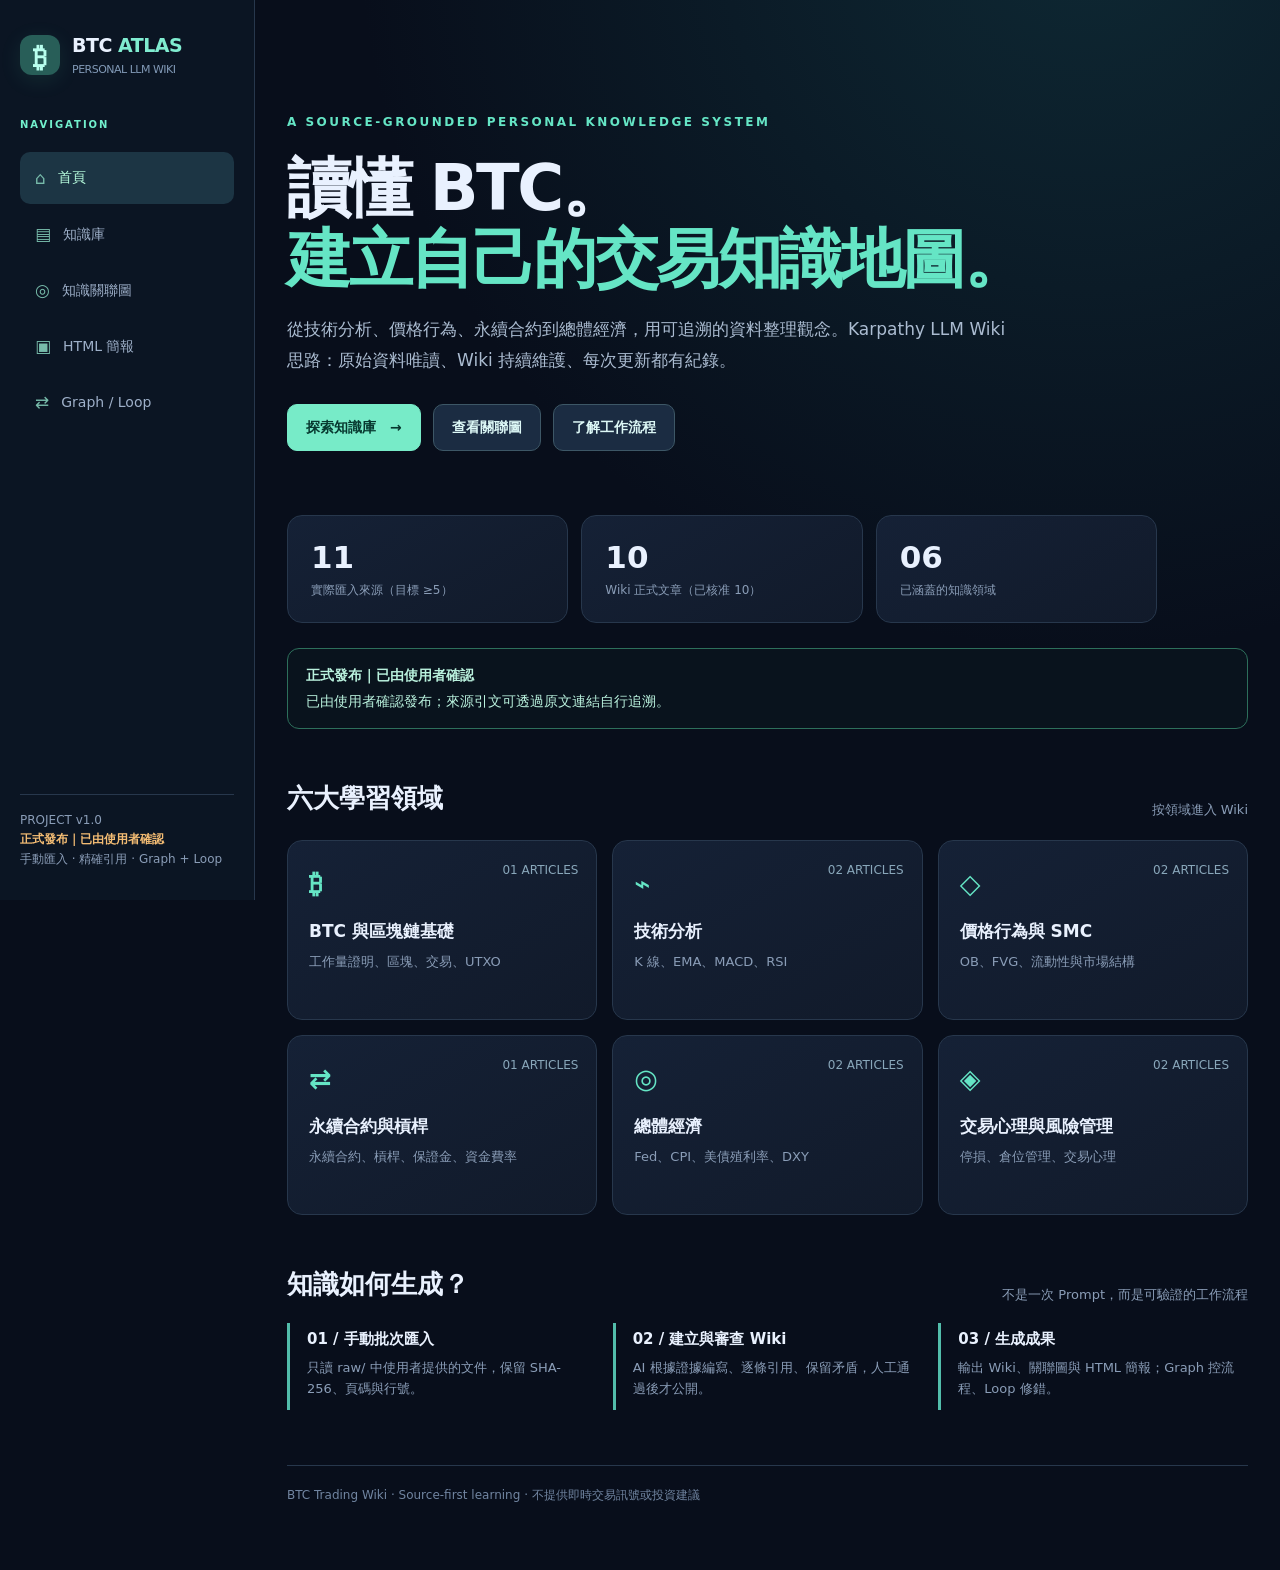
<file: index.html>
<!doctype html><html lang="zh-Hant"><head><meta charset="utf-8"><meta name="viewport" content="width=device-width,initial-scale=1"><title>BTC Trading Wiki｜index</title><meta name="description" content="可追溯來源的個人 BTC 交易知識庫"><link rel="stylesheet" href="assets/site.css"></head><body><div class="layout"><aside class="sidebar"><a href="index.html" class="brand"><span class="coin">₿</span><span>BTC <span style="color:#80ecd0">ATLAS</span><small style="display:block;font-size:11px;color:#829ab7;font-weight:500">PERSONAL LLM WIKI</small></span></a><span class="tag">NAVIGATION</span><nav class="nav"><a href="index.html" class="current"><span>⌂</span>首頁</a><a href="wiki.html" class=""><span>▤</span>知識庫</a><a href="graph.html" class=""><span>◎</span>知識關聯圖</a><a href="deck.html" class=""><span>▣</span>HTML 簡報</a><a href="workflow.html" class=""><span>⇄</span>Graph / Loop</a></nav><div class="side-bottom">PROJECT v1.0<br><b>正式發布｜已由使用者確認</b><br>手動匯入 · 精確引用 · Graph + Loop</div></aside><main><section class="hero"><span class="eyebrow">A source-grounded personal knowledge system</span><h1>讀懂 BTC。<br><em>建立自己的交易知識地圖。</em></h1><p class="lead">從技術分析、價格行為、永續合約到總體經濟，用可追溯的資料整理觀念。Karpathy LLM Wiki 思路：原始資料唯讀、Wiki 持續維護、每次更新都有紀錄。</p><div class="actions"><a href="wiki.html" class="btn primary">探索知識庫　→</a><a href="graph.html" class="btn">查看關聯圖</a><a href="workflow.html" class="btn">了解工作流程</a></div></section><section class="metrics"><div class="metric"><strong>11</strong><small>實際匯入來源（目標 ≥5）</small></div><div class="metric"><strong>10</strong><small>Wiki 正式文章（已核准 10）</small></div><div class="metric"><strong>06</strong><small>已涵蓋的知識領域</small></div></section><div class="status ok"><b>正式發布｜已由使用者確認</b>已由使用者確認發布；來源引文可透過原文連結自行追溯。</div><div class="section-head"><h2>六大學習領域</h2><span>按領域進入 Wiki</span></div><div class="cards"><a class="card" href="wiki.html?category=BTC%20%E8%88%87%E5%8D%80%E5%A1%8A%E9%8F%88%E5%9F%BA%E7%A4%8E"><span class="card-icon">₿</span><span class="count">01 ARTICLES</span><h3>BTC 與區塊鏈基礎</h3><p>工作量證明、區塊、交易、UTXO</p></a><a class="card" href="wiki.html?category=%E6%8A%80%E8%A1%93%E5%88%86%E6%9E%90"><span class="card-icon">⌁</span><span class="count">02 ARTICLES</span><h3>技術分析</h3><p>K 線、EMA、MACD、RSI</p></a><a class="card" href="wiki.html?category=%E5%83%B9%E6%A0%BC%E8%A1%8C%E7%82%BA%E8%88%87%20SMC"><span class="card-icon">◇</span><span class="count">02 ARTICLES</span><h3>價格行為與 SMC</h3><p>OB、FVG、流動性與市場結構</p></a><a class="card" href="wiki.html?category=%E6%B0%B8%E7%BA%8C%E5%90%88%E7%B4%84%E8%88%87%E6%A7%93%E6%A1%BF"><span class="card-icon">⇄</span><span class="count">01 ARTICLES</span><h3>永續合約與槓桿</h3><p>永續合約、槓桿、保證金、資金費率</p></a><a class="card" href="wiki.html?category=%E7%B8%BD%E9%AB%94%E7%B6%93%E6%BF%9F"><span class="card-icon">◎</span><span class="count">02 ARTICLES</span><h3>總體經濟</h3><p>Fed、CPI、美債殖利率、DXY</p></a><a class="card" href="wiki.html?category=%E4%BA%A4%E6%98%93%E5%BF%83%E7%90%86%E8%88%87%E9%A2%A8%E9%9A%AA%E7%AE%A1%E7%90%86"><span class="card-icon">◈</span><span class="count">02 ARTICLES</span><h3>交易心理與風險管理</h3><p>停損、倉位管理、交易心理</p></a></div><div class="section-head"><h2>知識如何生成？</h2><span>不是一次 Prompt，而是可驗證的工作流程</span></div><div class="steps"><div class="step"><h3>01 / 手動批次匯入</h3><p>只讀 raw/ 中使用者提供的文件，保留 SHA-256、頁碼與行號。</p></div><div class="step"><h3>02 / 建立與審查 Wiki</h3><p>AI 根據證據編寫、逐條引用、保留矛盾，人工通過後才公開。</p></div><div class="step"><h3>03 / 生成成果</h3><p>輸出 Wiki、關聯圖與 HTML 簡報；Graph 控流程、Loop 修錯。</p></div></div><footer class="footer">BTC Trading Wiki · Source-first learning · 不提供即時交易訊號或投資建議</footer></main></div><script src="assets/site.js"></script></body></html>
</file>
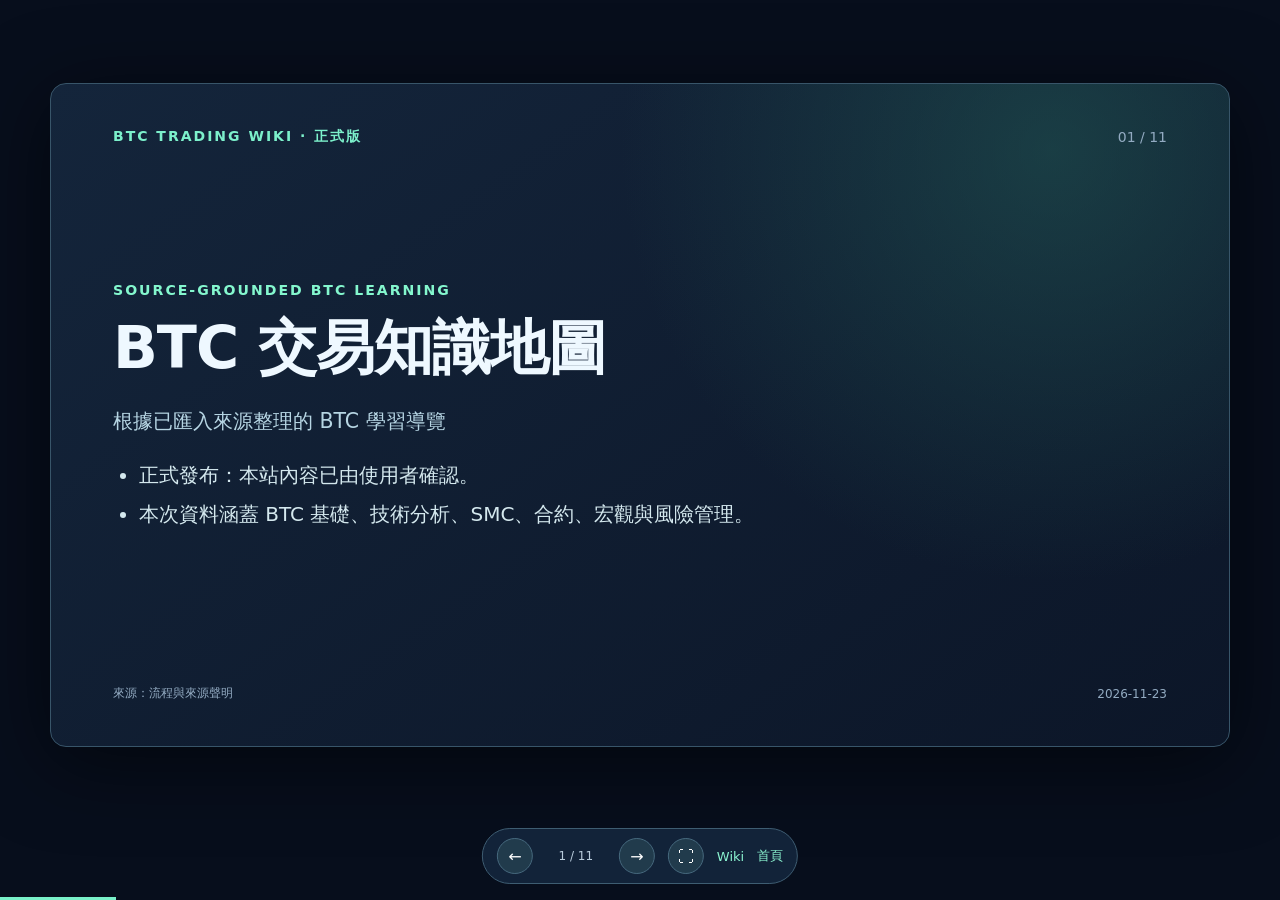
<file: deck.html>
<!doctype html><html lang="zh-Hant"><head><meta charset="utf-8"><meta name="viewport" content="width=device-width,initial-scale=1"><title>BTC Trading Wiki｜HTML 簡報</title><link rel="stylesheet" href="assets/deck.css"></head><body><main class="deck"><section class="slide active" data-slide="1"><div class="head"><b>BTC TRADING WIKI · 正式版</b><span>01 / 11</span></div><div class="content"><div class="eyebrow">SOURCE-GROUNDED BTC LEARNING</div><h1>BTC 交易知識地圖</h1><p class="summary">根據已匯入來源整理的 BTC 學習導覽</p><ul class="bullets"><li>正式發布：本站內容已由使用者確認。</li><li>本次資料涵蓋 BTC 基礎、技術分析、SMC、合約、宏觀與風險管理。</li></ul></div><div class="foot"><span>來源：流程與來源聲明 </span><span>2026-11-23</span></div></section><section class="slide " data-slide="2"><div class="head"><b>BTC TRADING WIKI · 正式版</b><span>02 / 11</span></div><div class="content"><div class="eyebrow">SOURCE-GROUNDED BTC LEARNING</div><h1>比特幣如何運作：帳本、私鑰與挖礦</h1><p class="summary">從錢包地址、公開帳本、交易簽章到挖礦確認，理解 Bitcoin 運作的最基本結構。</p><ul class="bullets"><li>比特幣錢包可建立收款地址，使用地址並不代表必須先理解底層協議。</li><li>區塊鏈是公開、可供全網核對的交易帳本；已確認的交易可被網路用於計算可用餘額。</li><li>錢包藉由私鑰簽章交易，以證明該支用動作來自具備相應控制權的一方。</li><li>礦工將待確認交易納入符合規則的區塊，網路再透過驗證規則維持帳本狀態的一致性。</li></ul></div><div class="foot"><span>來源：How does Bitcoin work? <a href="https://bitcoin.org/en/how-it-works" target="_blank" rel="noopener">原文 1</a></span><span>2026-11-23</span></div></section><section class="slide " data-slide="3"><div class="head"><b>BTC TRADING WIKI · 正式版</b><span>03 / 11</span></div><div class="content"><div class="eyebrow">SOURCE-GROUNDED BTC LEARNING</div><h1>如何閱讀 K 線與型態</h1><p class="summary">看懂開高低收、實體與影線，以及型態屬於可能性訊號而非必然預測。</p><ul class="bullets"><li>K 線實體表示開盤價與收盤價之間的區間，上下影線反映該時段最高價與最低價。</li><li>一般配色中，綠色常表示收盤價高於開盤價，紅色則相反；圖表配色可由使用者調整。</li><li>加密市場不休市，K 線的開盤與收盤是根據選定時間框架的起點與終點價格來定義。</li><li>K 線型態常分為反轉、延續或中性；它描述的是市場行為上的觀察，不保證下一根 K 線的方向。</li></ul></div><div class="foot"><span>來源：How to read advanced charts · Introduction to candlestick charts and patterns <a href="https://www.coinbase.com/learn/advanced-trading/reading-financial-charts" target="_blank" rel="noopener">原文 1</a> <a href="https://www.tradingview.com/support/solutions/43000745269-introduction-to-candlestick-charts-and-patterns/" target="_blank" rel="noopener">原文 2</a></span><span>2026-11-23</span></div></section><section class="slide " data-slide="4"><div class="head"><b>BTC TRADING WIKI · 正式版</b><span>04 / 11</span></div><div class="content"><div class="eyebrow">SOURCE-GROUNDED BTC LEARNING</div><h1>RSI、SMA、EMA 與 MACD 的解讀</h1><p class="summary">比較動能與趨勢型指標的功能、典型解讀及過度依賴單一訊號的風險。</p><ul class="bullets"><li>RSI 以漲跌變化的相對強度呈現動能，通常介於 0 至 100。</li><li>70 與 30 是常見的超買／超賣提示門檻，但不能直接等同必須賣出或買入。</li><li>SMA 是觀察期間內價格的簡單平均；EMA 對近期價格賦予較大權重，所以更敏感。</li><li>來源列出的 MACD 標準設定，是 12 期 EMA 減 26 期 EMA，訊號線為 MACD 的 9 期 EMA；原文以日為例。</li></ul></div><div class="foot"><span>來源：How to read advanced charts <a href="https://www.coinbase.com/learn/advanced-trading/reading-financial-charts" target="_blank" rel="noopener">原文 1</a></span><span>2026-11-23</span></div></section><section class="slide " data-slide="5"><div class="head"><b>BTC TRADING WIKI · 正式版</b><span>05 / 11</span></div><div class="content"><div class="eyebrow">SOURCE-GROUNDED BTC LEARNING</div><h1>永續合約、槓桿與資金費率</h1><p class="summary">辨識傳統期貨與永續合約的不同，理解保證金、槓桿與資金費率的作用。</p><ul class="bullets"><li>遠期合約通常是場外私人協議；交易所期貨則多採標準化條款與結算架構。</li><li>永續合約不像一般到期日固定的期貨，沒有固定到期日。</li><li>槓桿使交易者可用較少保證金控制更大名目部位，也會同步放大獲利與虧損。</li><li>當維持保證金不足時，槓桿部位可能被強制平倉。</li></ul></div><div class="foot"><span>來源：What Are Forward and Futures Contracts? <a href="https://academy.binance.com/en/articles/what-are-forward-and-futures-contracts" target="_blank" rel="noopener">原文 1</a></span><span>2026-11-23</span></div></section><section class="slide " data-slide="6"><div class="head"><b>BTC TRADING WIKI · 正式版</b><span>06 / 11</span></div><div class="content"><div class="eyebrow">SOURCE-GROUNDED BTC LEARNING</div><h1>交易風險管理：停損、部位與風險報酬比</h1><p class="summary">建立風險額度、停損及監督流程，理解 1% 規則與風險報酬比的意義。</p><ul class="bullets"><li>風險管理不只是停損，而是由設定目標、辨認風險、評估風險、訂立因應措施與監督組成的循環。</li><li>1% 規則規範的是停損觸發時的預設虧損占資產比例，而非限制名目倉位只能占 1%。</li><li>文章舉例帳戶為 10,000 美元，若設定每筆風險上限 1%，對應預設最大虧損為 100 美元；只是示意計算。</li><li>停損與停利是預先設定出場條件的工具，避免交易者完全依賴現場情緒決策。</li></ul></div><div class="foot"><span>來源：A Beginner&#x27;s Guide to Risk Management <a href="https://academy.binance.com/en/articles/a-beginners-guide-to-understanding-risk-management" target="_blank" rel="noopener">原文 1</a></span><span>2026-11-23</span></div></section><section class="slide " data-slide="7"><div class="head"><b>BTC TRADING WIKI · 正式版</b><span>07 / 11</span></div><div class="content"><div class="eyebrow">SOURCE-GROUNDED BTC LEARNING</div><h1>平台、流動性與系統性風險</h1><p class="summary">區分市場波動、流動性不足、平台與操作風險，避免誤以為分散持幣就是零風險。</p><ul class="bullets"><li>低流動性市場可能使訂單難以按預期價格完成，評估時可觀察成交量及買賣價差。</li><li>除價格以外，交易平台安全、使用者誤操作與智慧合約漏洞也可能造成損失。</li><li>多種高度相關的幣種可能在同一市場事件下同步下跌，因此分散到多枚山寨幣不等於已分散風險。</li><li>風控應定期回顧；在某一市場階段有效的方法，換環境後可能需要調整。</li></ul></div><div class="foot"><span>來源：A Beginner&#x27;s Guide to Risk Management <a href="https://academy.binance.com/en/articles/a-beginners-guide-to-understanding-risk-management" target="_blank" rel="noopener">原文 1</a></span><span>2026-11-23</span></div></section><section class="slide " data-slide="8"><div class="head"><b>BTC TRADING WIKI · 正式版</b><span>08 / 11</span></div><div class="content"><div class="eyebrow">SOURCE-GROUNDED BTC LEARNING</div><h1>SMC 市場結構：BOS、CHoCH 與流動性</h1><p class="summary">以圖表上可觀察的高低點、結構突破與潛在流動性區域理解 SMC，並區分推測與可驗證證據。</p><ul class="bullets"><li>以 SMC 觀察價格時，常見的圖上標籤包括 BOS、CHoCH、EQH/EQL、OB 與 FVG。</li><li>指標中的內部結構與擺動結構屬於不同尺度；短線內部變化不必然等於大級別趨勢反轉。</li><li>BOS 和 CHoCH 是指標用來提示市場結構變化的標籤，通常配合擺動高低點及突破方向解讀。</li><li>EQH/EQL 標示價格相近的高低點，可作為觀察可能流動性聚集的位置，但不代表已知有多少實際停損單。</li></ul></div><div class="foot"><span>來源：Smart Money Concepts (SMC) [LuxAlgo] <a href="https://www.tradingview.com/script/CnB3fSph-Smart-Money-Concepts-SMC-LuxAlgo/" target="_blank" rel="noopener">原文 1</a></span><span>2026-11-23</span></div></section><section class="slide " data-slide="9"><div class="head"><b>BTC TRADING WIKI · 正式版</b><span>09 / 11</span></div><div class="content"><div class="eyebrow">SOURCE-GROUNDED BTC LEARNING</div><h1>OB 與 FVG：如何區分供需區和失衡區</h1><p class="summary">用 SMC 指標作者的定義理解訂單區塊與價格不平衡，辨識不確定性及常見誤解。</p><ul class="bullets"><li>OB 是此類工具標示的候選價格區域，常被用來觀察潛在的進場確認或支撐壓力位置；不能證明機構實際委託量。</li><li>FVG 在圖上用方框指出價格不平衡的區域；實際標記可能受到週期、敏感度門檻及指標演算法影響。</li><li>OB 是交易者對可能交易關注區的價格區段詮釋，FVG 則偏向以價格快速移動留下的區域做視覺標記；二者不可直接畫上等號。</li><li>FVG 的出現不是未來必會回補的證據，也不構成單獨進場條件。</li></ul></div><div class="foot"><span>來源：Smart Money Concepts (SMC) [LuxAlgo] <a href="https://www.tradingview.com/script/CnB3fSph-Smart-Money-Concepts-SMC-LuxAlgo/" target="_blank" rel="noopener">原文 1</a></span><span>2026-11-23</span></div></section><section class="slide " data-slide="10"><div class="head"><b>BTC TRADING WIKI · 正式版</b><span>10 / 11</span></div><div class="content"><div class="eyebrow">SOURCE-GROUNDED BTC LEARNING</div><h1>Fed、CPI 與十年期美債殖利率</h1><p class="summary">建立 CPI、利率決策與十年期美債殖利率的基本定義，避免直接推成 BTC 必然漲跌。</p><ul class="bullets"><li>FOMC 制定美國貨幣政策，設定聯邦基金利率的目標區間；利率調整能影響市場及銀行利率。</li><li>FOMC 除了利率決策，也管理聯準會持有資產的規模和政策溝通。</li><li>CPI 衡量消費者購買商品與服務的物價變動，是觀察通膨的重要參考；BLS 定期發布。</li><li>公布的 CPI 數值本身不構成 BTC 漲跌方向的保證；行情反應還涉及預期差、部位與其他因素，需另行研究。</li></ul></div><div class="foot"><span>來源：10-Year Treasury Constant Maturity Yield (DGS10) · What is the Federal Open Market Committee? · Consumer Price Indexes Overview <a href="https://fred.stlouisfed.org/series/DGS10" target="_blank" rel="noopener">原文 1</a> <a href="https://www.federalreserve.gov/faqs/federal-open-market-committee-fomc.htm" target="_blank" rel="noopener">原文 2</a> <a href="https://www.bls.gov/cpi/overview.htm" target="_blank" rel="noopener">原文 3</a></span><span>2026-11-23</span></div></section><section class="slide " data-slide="11"><div class="head"><b>BTC TRADING WIKI · 正式版</b><span>11 / 11</span></div><div class="content"><div class="eyebrow">SOURCE-GROUNDED BTC LEARNING</div><h1>DXY 美元指數與廣義美元指數的差別</h1><p class="summary">了解 DXY 組成、權重與 FRED Broad Dollar Index 的差異，避免混用不同指數。</p><ul class="bullets"><li>ICE 的 DXY（USDX）以六種貨幣的幾何加權組合計算美元強弱，不是單一匯率。</li><li>六種貨幣是歐元 57.6%、日圓 13.6%、英鎊 11.9%、加幣 9.1%、瑞典克朗 4.2%、瑞士法郎 3.6%。</li><li>FRED 的 DTWEXBGS 是 Nominal Broad U.S. Dollar Index，源自聯準會的 H.10 資料，2006 年 1 月=100。</li><li>DTWEXBGS 與 ICE DXY 的計算基礎不同，不能將兩者數值當作同一指標。</li></ul></div><div class="foot"><span>來源：Nominal Broad U.S. Dollar Index (DTWEXBGS) · Managing U.S. dollar risk in uncertain times <a href="https://fred.stlouisfed.org/series/DTWEXBGS" target="_blank" rel="noopener">原文 1</a> <a href="https://www.ice.com/insights/indexation-and-etfs/managing-us-dollar-risk-in-uncertain_times" target="_blank" rel="noopener">原文 2</a></span><span>2026-11-23</span></div></section></main><nav class="decknav"><button id="prev" aria-label="上一張">←</button><span class="pagecount" id="counter">1 / 11</span><button id="next" aria-label="下一張">→</button><button id="fs" aria-label="全螢幕">⛶</button><a href="wiki.html">Wiki</a><a href="index.html">首頁</a></nav><div id="bar" class="progress"></div><script>(()=>{const slides=[...document.querySelectorAll('.slide')];let i=0;const count=slides.length;const label=document.getElementById('counter');const bar=document.getElementById('bar');function go(n){slides[i].classList.remove('active');i=Math.max(0,Math.min(count-1,n));slides[i].classList.add('active');label.textContent=`${i+1} / ${count}`;bar.style.width=((i+1)/count*100)+'%';history.replaceState(null,'',`#s${i+1}`)}document.getElementById('prev').onclick=()=>go(i-1);document.getElementById('next').onclick=()=>go(i+1);document.addEventListener('keydown',e=>{if(['ArrowRight','PageDown',' '].includes(e.key)){e.preventDefault();go(i+1)}if(['ArrowLeft','PageUp'].includes(e.key)){e.preventDefault();go(i-1)}});document.getElementById('fs').onclick=()=>{if(document.fullscreenElement)document.exitFullscreen();else document.documentElement.requestFullscreen?.()};const hash=location.hash.match(/^#s(\d+)$/);go(hash?+hash[1]-1:0)})();</script></body></html>
</file>
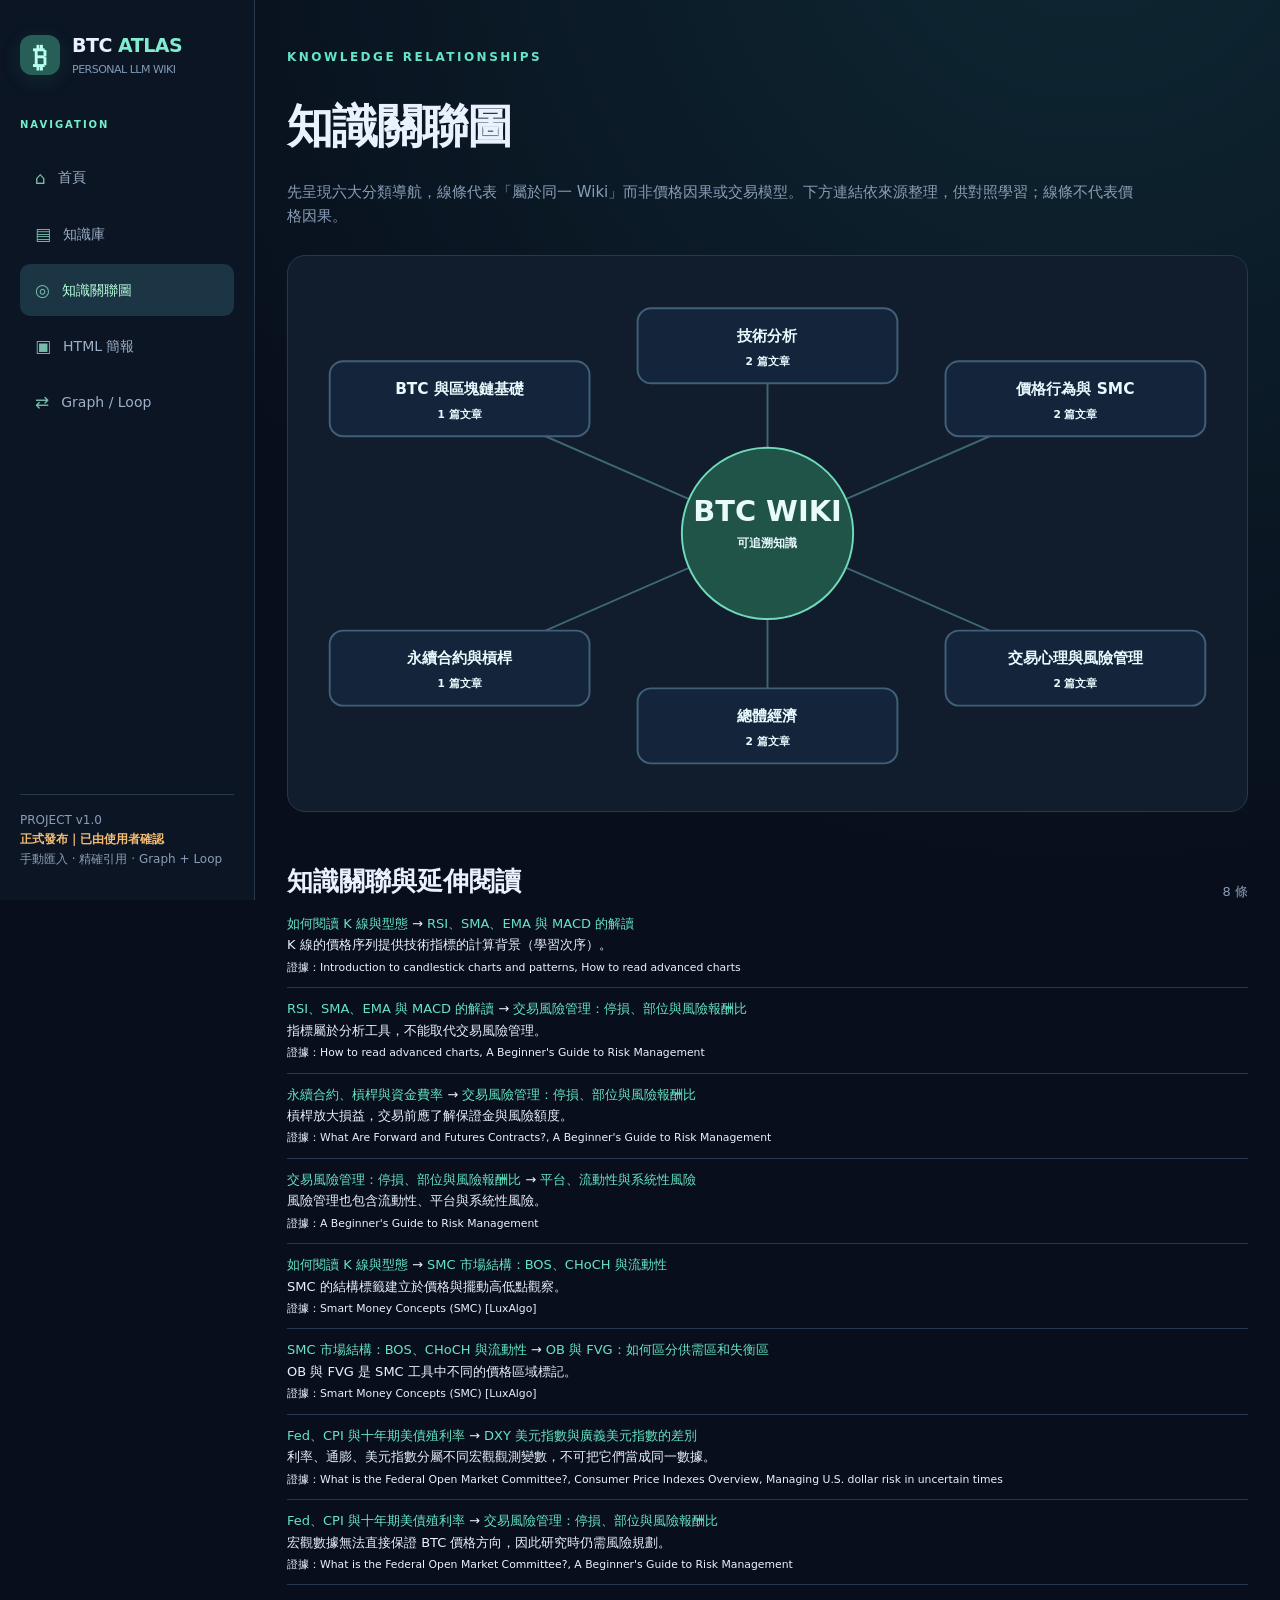
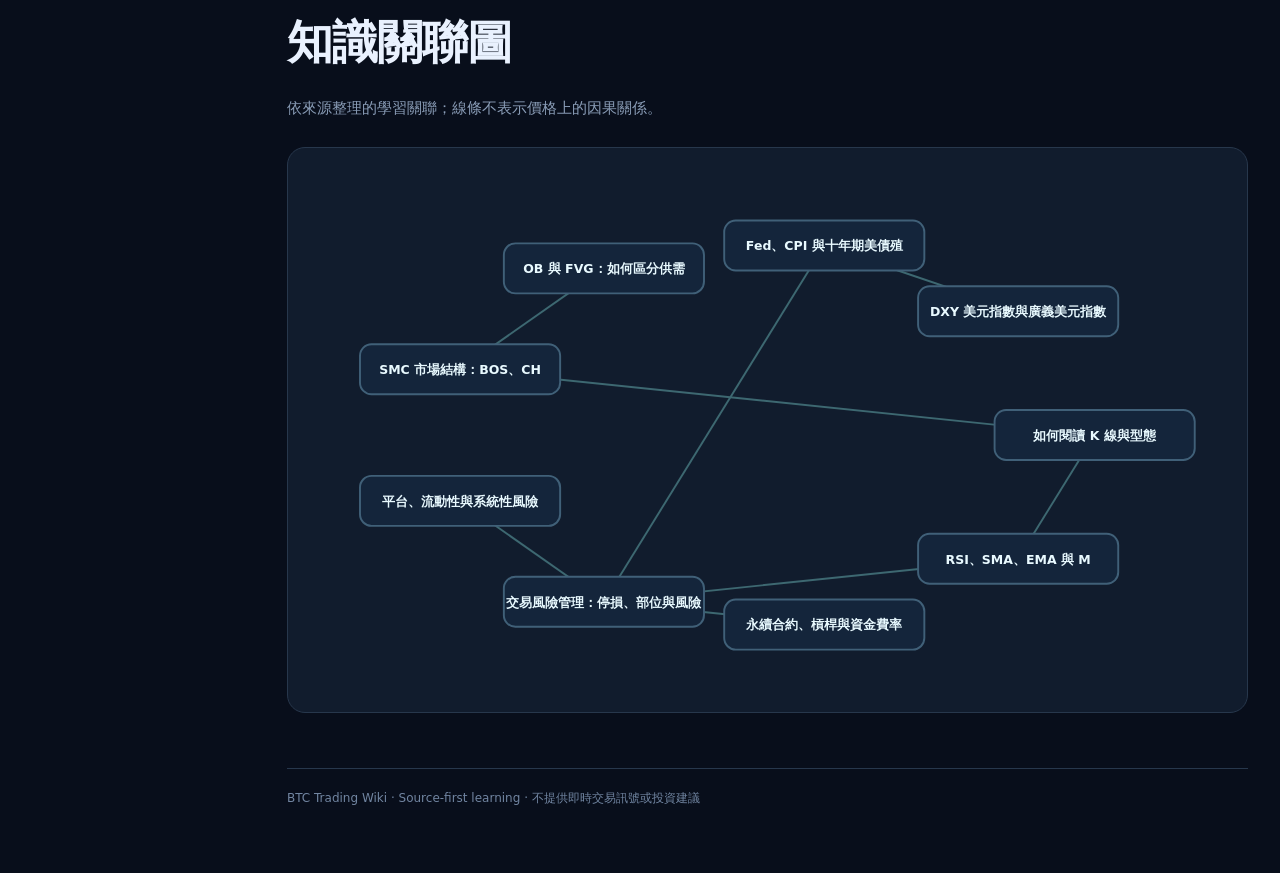
<file: graph.html>
<!doctype html><html lang="zh-Hant"><head><meta charset="utf-8"><meta name="viewport" content="width=device-width,initial-scale=1"><title>BTC Trading Wiki｜graph</title><meta name="description" content="可追溯來源的個人 BTC 交易知識庫"><link rel="stylesheet" href="assets/site.css"></head><body><div class="layout"><aside class="sidebar"><a href="index.html" class="brand"><span class="coin">₿</span><span>BTC <span style="color:#80ecd0">ATLAS</span><small style="display:block;font-size:11px;color:#829ab7;font-weight:500">PERSONAL LLM WIKI</small></span></a><span class="tag">NAVIGATION</span><nav class="nav"><a href="index.html" class=""><span>⌂</span>首頁</a><a href="wiki.html" class=""><span>▤</span>知識庫</a><a href="graph.html" class="current"><span>◎</span>知識關聯圖</a><a href="deck.html" class=""><span>▣</span>HTML 簡報</a><a href="workflow.html" class=""><span>⇄</span>Graph / Loop</a></nav><div class="side-bottom">PROJECT v1.0<br><b>正式發布｜已由使用者確認</b><br>手動匯入 · 精確引用 · Graph + Loop</div></aside><main><span class="eyebrow">KNOWLEDGE RELATIONSHIPS</span><h1 class="page-title">知識關聯圖</h1><p class="sub">先呈現六大分類導航，線條代表「屬於同一 Wiki」而非價格因果或交易模型。下方連結依來源整理，供對照學習；線條不代表價格因果。</p><div class="diagram"><svg viewBox="0 0 980 560" role="img" aria-label="BTC Wiki 六大分類導覽圖"><line class="edge" x1="490" y1="280" x2="170" y2="140"/><line class="edge" x1="490" y1="280" x2="490" y2="85"/><line class="edge" x1="490" y1="280" x2="810" y2="140"/><line class="edge" x1="490" y1="280" x2="170" y2="420"/><line class="edge" x1="490" y1="280" x2="490" y2="480"/><line class="edge" x1="490" y1="280" x2="810" y2="420"/><circle class="hub" cx="490" cy="280" r="89"/><text x="490" y="267" text-anchor="middle" font-size="30">BTC WIKI</text><text x="490" y="294" text-anchor="middle" font-size="12">可追溯知識</text><a href="wiki.html?category=BTC%20%E8%88%87%E5%8D%80%E5%A1%8A%E9%8F%88%E5%9F%BA%E7%A4%8E" aria-label="前往 BTC 與區塊鏈基礎"><rect class="leaf" x="35" y="101" width="270" height="78" rx="14"/><text x="170" y="135" font-size="16" text-anchor="middle">BTC 與區塊鏈基礎</text><text x="170" y="160" font-size="11" text-anchor="middle" fill="#9cb5d0">1 篇文章</text></a><a href="wiki.html?category=%E6%8A%80%E8%A1%93%E5%88%86%E6%9E%90" aria-label="前往 技術分析"><rect class="leaf" x="355" y="46" width="270" height="78" rx="14"/><text x="490" y="80" font-size="16" text-anchor="middle">技術分析</text><text x="490" y="105" font-size="11" text-anchor="middle" fill="#9cb5d0">2 篇文章</text></a><a href="wiki.html?category=%E5%83%B9%E6%A0%BC%E8%A1%8C%E7%82%BA%E8%88%87%20SMC" aria-label="前往 價格行為與 SMC"><rect class="leaf" x="675" y="101" width="270" height="78" rx="14"/><text x="810" y="135" font-size="16" text-anchor="middle">價格行為與 SMC</text><text x="810" y="160" font-size="11" text-anchor="middle" fill="#9cb5d0">2 篇文章</text></a><a href="wiki.html?category=%E6%B0%B8%E7%BA%8C%E5%90%88%E7%B4%84%E8%88%87%E6%A7%93%E6%A1%BF" aria-label="前往 永續合約與槓桿"><rect class="leaf" x="35" y="381" width="270" height="78" rx="14"/><text x="170" y="415" font-size="16" text-anchor="middle">永續合約與槓桿</text><text x="170" y="440" font-size="11" text-anchor="middle" fill="#9cb5d0">1 篇文章</text></a><a href="wiki.html?category=%E7%B8%BD%E9%AB%94%E7%B6%93%E6%BF%9F" aria-label="前往 總體經濟"><rect class="leaf" x="355" y="441" width="270" height="78" rx="14"/><text x="490" y="475" font-size="16" text-anchor="middle">總體經濟</text><text x="490" y="500" font-size="11" text-anchor="middle" fill="#9cb5d0">2 篇文章</text></a><a href="wiki.html?category=%E4%BA%A4%E6%98%93%E5%BF%83%E7%90%86%E8%88%87%E9%A2%A8%E9%9A%AA%E7%AE%A1%E7%90%86" aria-label="前往 交易心理與風險管理"><rect class="leaf" x="675" y="381" width="270" height="78" rx="14"/><text x="810" y="415" font-size="16" text-anchor="middle">交易心理與風險管理</text><text x="810" y="440" font-size="11" text-anchor="middle" fill="#9cb5d0">2 篇文章</text></a></svg></div><div class="section-head"><h2>知識關聯與延伸閱讀</h2><span>8 條</span></div><div class="source-item"><a href="wiki.html#article-02-reading-candles">如何閱讀 K 線與型態</a> → <a href="wiki.html#article-03-ema-rsi-macd">RSI、SMA、EMA 與 MACD 的解讀</a><div>K 線的價格序列提供技術指標的計算背景（學習次序）。</div><small>證據：Introduction to candlestick charts and patterns, How to read advanced charts</small></div><div class="source-item"><a href="wiki.html#article-03-ema-rsi-macd">RSI、SMA、EMA 與 MACD 的解讀</a> → <a href="wiki.html#article-05-risk-management">交易風險管理：停損、部位與風險報酬比</a><div>指標屬於分析工具，不能取代交易風險管理。</div><small>證據：How to read advanced charts, A Beginner&#x27;s Guide to Risk Management</small></div><div class="source-item"><a href="wiki.html#article-04-perpetual-futures">永續合約、槓桿與資金費率</a> → <a href="wiki.html#article-05-risk-management">交易風險管理：停損、部位與風險報酬比</a><div>槓桿放大損益，交易前應了解保證金與風險額度。</div><small>證據：What Are Forward and Futures Contracts?, A Beginner&#x27;s Guide to Risk Management</small></div><div class="source-item"><a href="wiki.html#article-05-risk-management">交易風險管理：停損、部位與風險報酬比</a> → <a href="wiki.html#article-06-exchange-and-systemic-risk">平台、流動性與系統性風險</a><div>風險管理也包含流動性、平台與系統性風險。</div><small>證據：A Beginner&#x27;s Guide to Risk Management</small></div><div class="source-item"><a href="wiki.html#article-02-reading-candles">如何閱讀 K 線與型態</a> → <a href="wiki.html#article-07-smc-market-structure">SMC 市場結構：BOS、CHoCH 與流動性</a><div>SMC 的結構標籤建立於價格與擺動高低點觀察。</div><small>證據：Smart Money Concepts (SMC) [LuxAlgo]</small></div><div class="source-item"><a href="wiki.html#article-07-smc-market-structure">SMC 市場結構：BOS、CHoCH 與流動性</a> → <a href="wiki.html#article-08-smc-ob-fvg">OB 與 FVG：如何區分供需區和失衡區</a><div>OB 與 FVG 是 SMC 工具中不同的價格區域標記。</div><small>證據：Smart Money Concepts (SMC) [LuxAlgo]</small></div><div class="source-item"><a href="wiki.html#article-09-fed-cpi-treasury">Fed、CPI 與十年期美債殖利率</a> → <a href="wiki.html#article-10-us-dollar-dxy">DXY 美元指數與廣義美元指數的差別</a><div>利率、通膨、美元指數分屬不同宏觀觀測變數，不可把它們當成同一數據。</div><small>證據：What is the Federal Open Market Committee?, Consumer Price Indexes Overview, Managing U.S. dollar risk in uncertain times</small></div><div class="source-item"><a href="wiki.html#article-09-fed-cpi-treasury">Fed、CPI 與十年期美債殖利率</a> → <a href="wiki.html#article-05-risk-management">交易風險管理：停損、部位與風險報酬比</a><div>宏觀數據無法直接保證 BTC 價格方向，因此研究時仍需風險規劃。</div><small>證據：What is the Federal Open Market Committee?, A Beginner&#x27;s Guide to Risk Management</small></div><h2 class="page-title">知識關聯圖</h2><p class="sub">依來源整理的學習關聯；線條不表示價格上的因果關係。</p><div class="diagram"><svg viewBox="0 0 980 570" role="img" aria-label="已審查文章關聯圖"><line class="edge" x1="830.0" y1="290.0" x2="750.5" y2="418.6"/><line class="edge" x1="750.5" y1="418.6" x2="320.0" y2="463.2"/><line class="edge" x1="549.0" y1="487.0" x2="320.0" y2="463.2"/><line class="edge" x1="320.0" y1="463.2" x2="170.5" y2="358.4"/><line class="edge" x1="830.0" y1="290.0" x2="170.5" y2="221.6"/><line class="edge" x1="170.5" y1="221.6" x2="320.0" y2="116.8"/><line class="edge" x1="549.0" y1="93.0" x2="750.5" y2="161.4"/><line class="edge" x1="549.0" y1="93.0" x2="320.0" y2="463.2"/><a href="wiki.html#article-02-reading-candles"><rect class="leaf" x="726.0" y="264.0" width="208" height="52" rx="12"/><text x="830.0" y="295.0" text-anchor="middle" font-size="13">如何閱讀 K 線與型態</text></a><a href="wiki.html#article-03-ema-rsi-macd"><rect class="leaf" x="646.5" y="392.6" width="208" height="52" rx="12"/><text x="750.5" y="423.6" text-anchor="middle" font-size="13">RSI、SMA、EMA 與 M</text></a><a href="wiki.html#article-04-perpetual-futures"><rect class="leaf" x="445.0" y="461.0" width="208" height="52" rx="12"/><text x="549.0" y="492.0" text-anchor="middle" font-size="13">永續合約、槓桿與資金費率</text></a><a href="wiki.html#article-05-risk-management"><rect class="leaf" x="216.0" y="437.2" width="208" height="52" rx="12"/><text x="320.0" y="468.2" text-anchor="middle" font-size="13">交易風險管理：停損、部位與風險</text></a><a href="wiki.html#article-06-exchange-and-systemic-risk"><rect class="leaf" x="66.5" y="332.4" width="208" height="52" rx="12"/><text x="170.5" y="363.4" text-anchor="middle" font-size="13">平台、流動性與系統性風險</text></a><a href="wiki.html#article-07-smc-market-structure"><rect class="leaf" x="66.5" y="195.6" width="208" height="52" rx="12"/><text x="170.5" y="226.6" text-anchor="middle" font-size="13">SMC 市場結構：BOS、CH</text></a><a href="wiki.html#article-08-smc-ob-fvg"><rect class="leaf" x="216.0" y="90.8" width="208" height="52" rx="12"/><text x="320.0" y="121.8" text-anchor="middle" font-size="13">OB 與 FVG：如何區分供需</text></a><a href="wiki.html#article-09-fed-cpi-treasury"><rect class="leaf" x="445.0" y="67.0" width="208" height="52" rx="12"/><text x="549.0" y="98.0" text-anchor="middle" font-size="13">Fed、CPI 與十年期美債殖</text></a><a href="wiki.html#article-10-us-dollar-dxy"><rect class="leaf" x="646.5" y="135.4" width="208" height="52" rx="12"/><text x="750.5" y="166.4" text-anchor="middle" font-size="13">DXY 美元指數與廣義美元指數</text></a></svg></div><footer class="footer">BTC Trading Wiki · Source-first learning · 不提供即時交易訊號或投資建議</footer></main></div><script src="assets/site.js"></script></body></html>
</file>
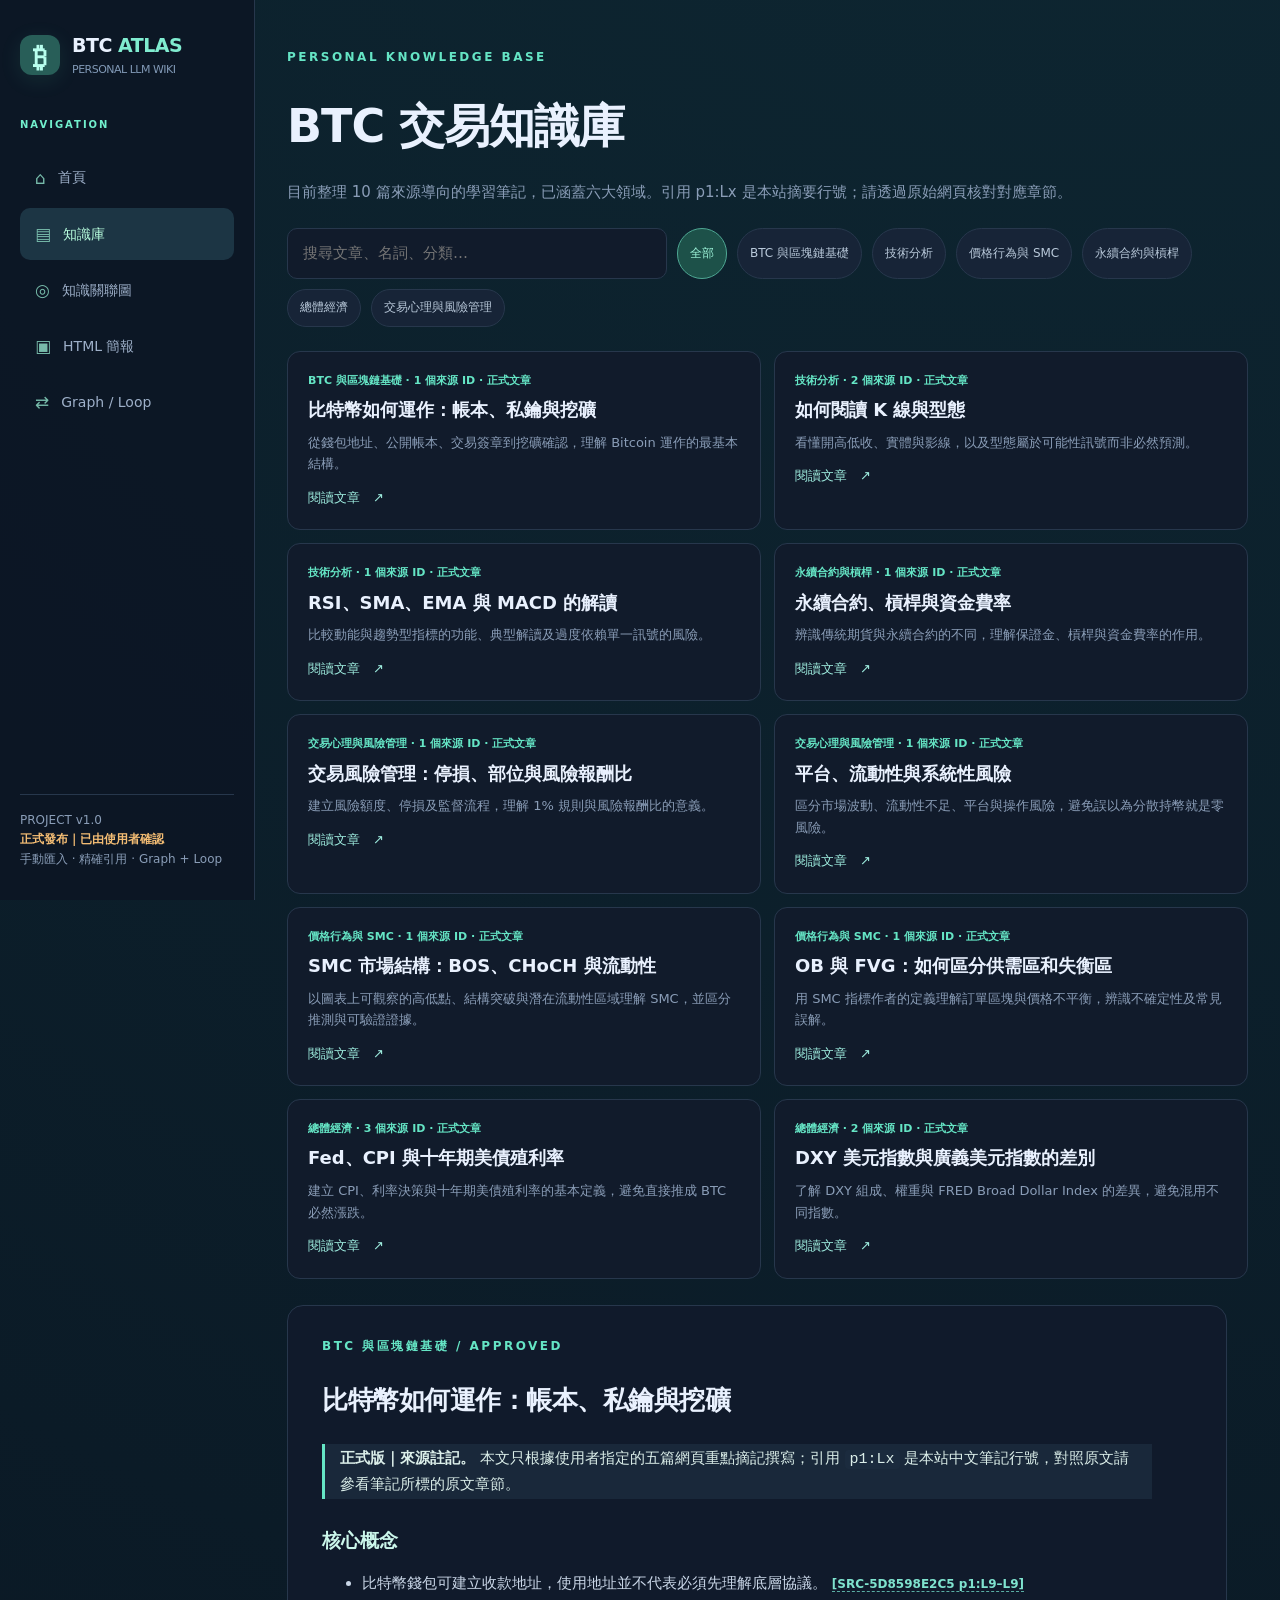
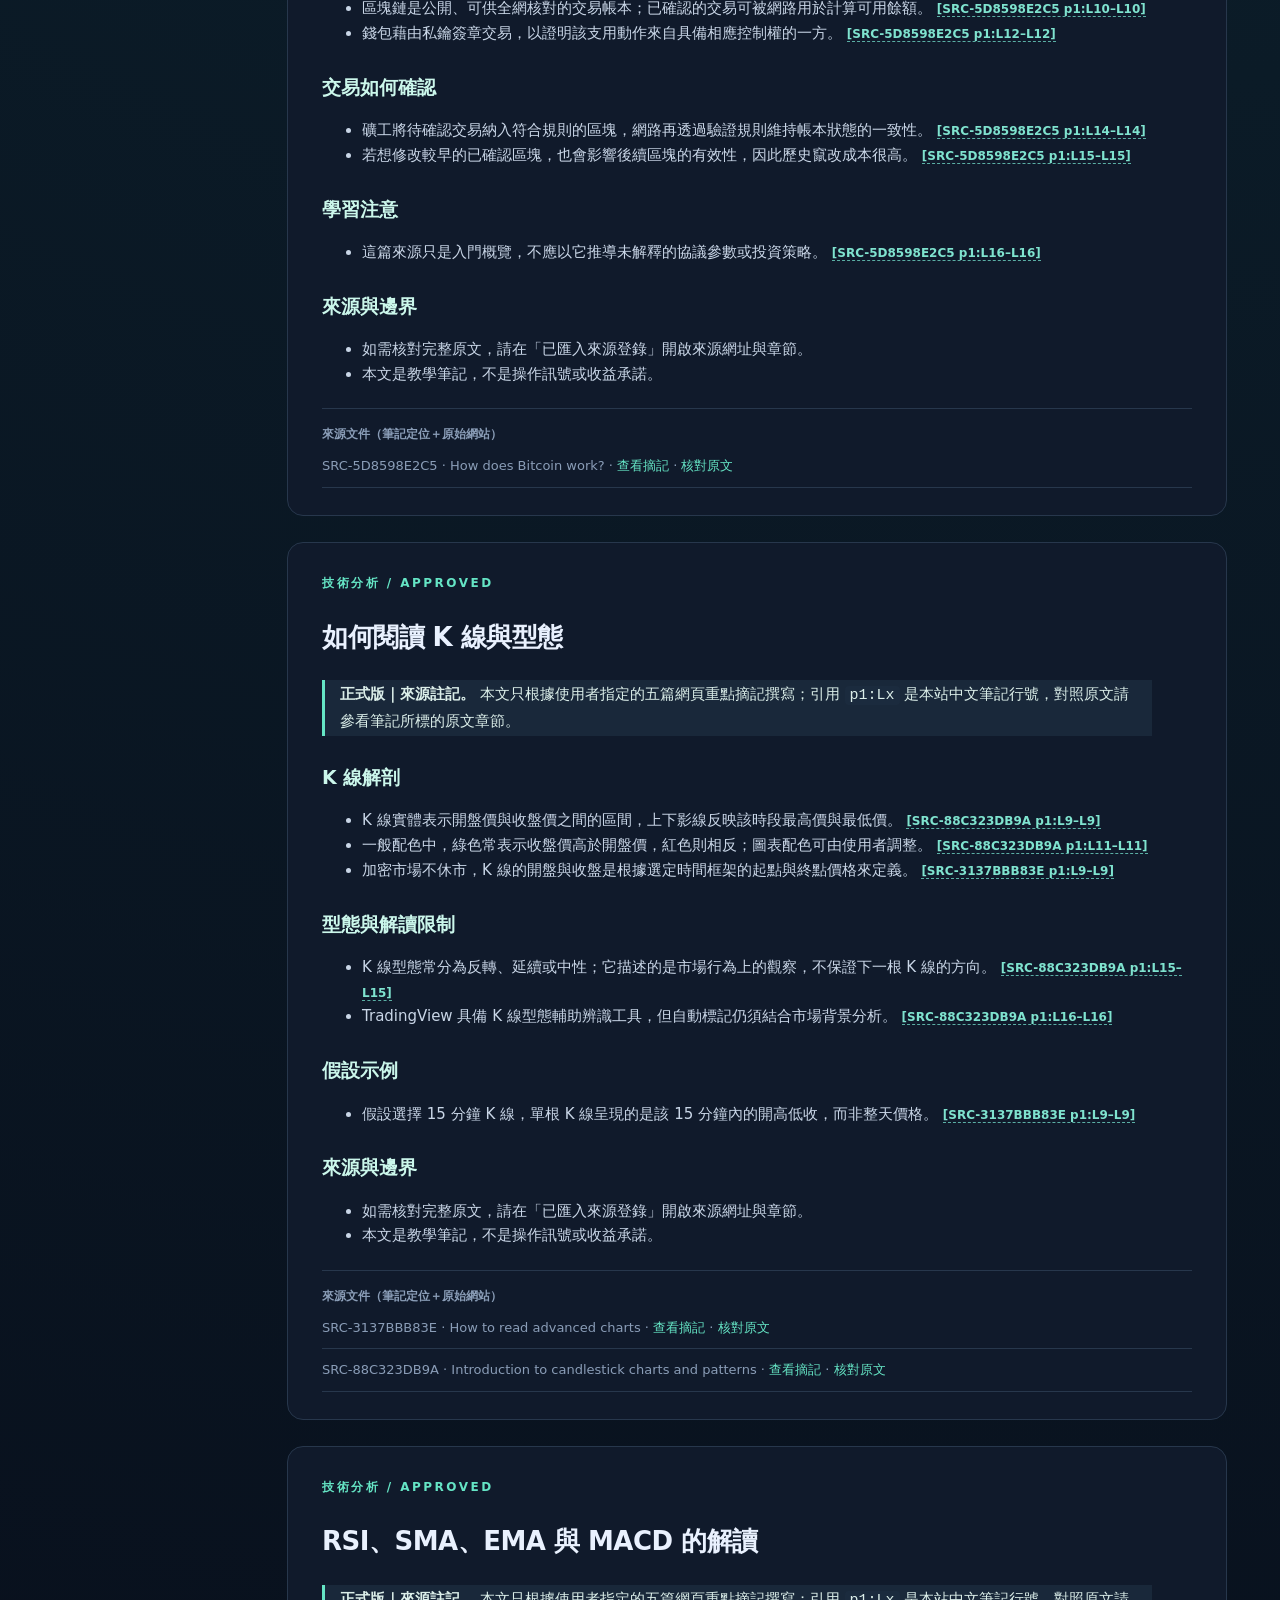
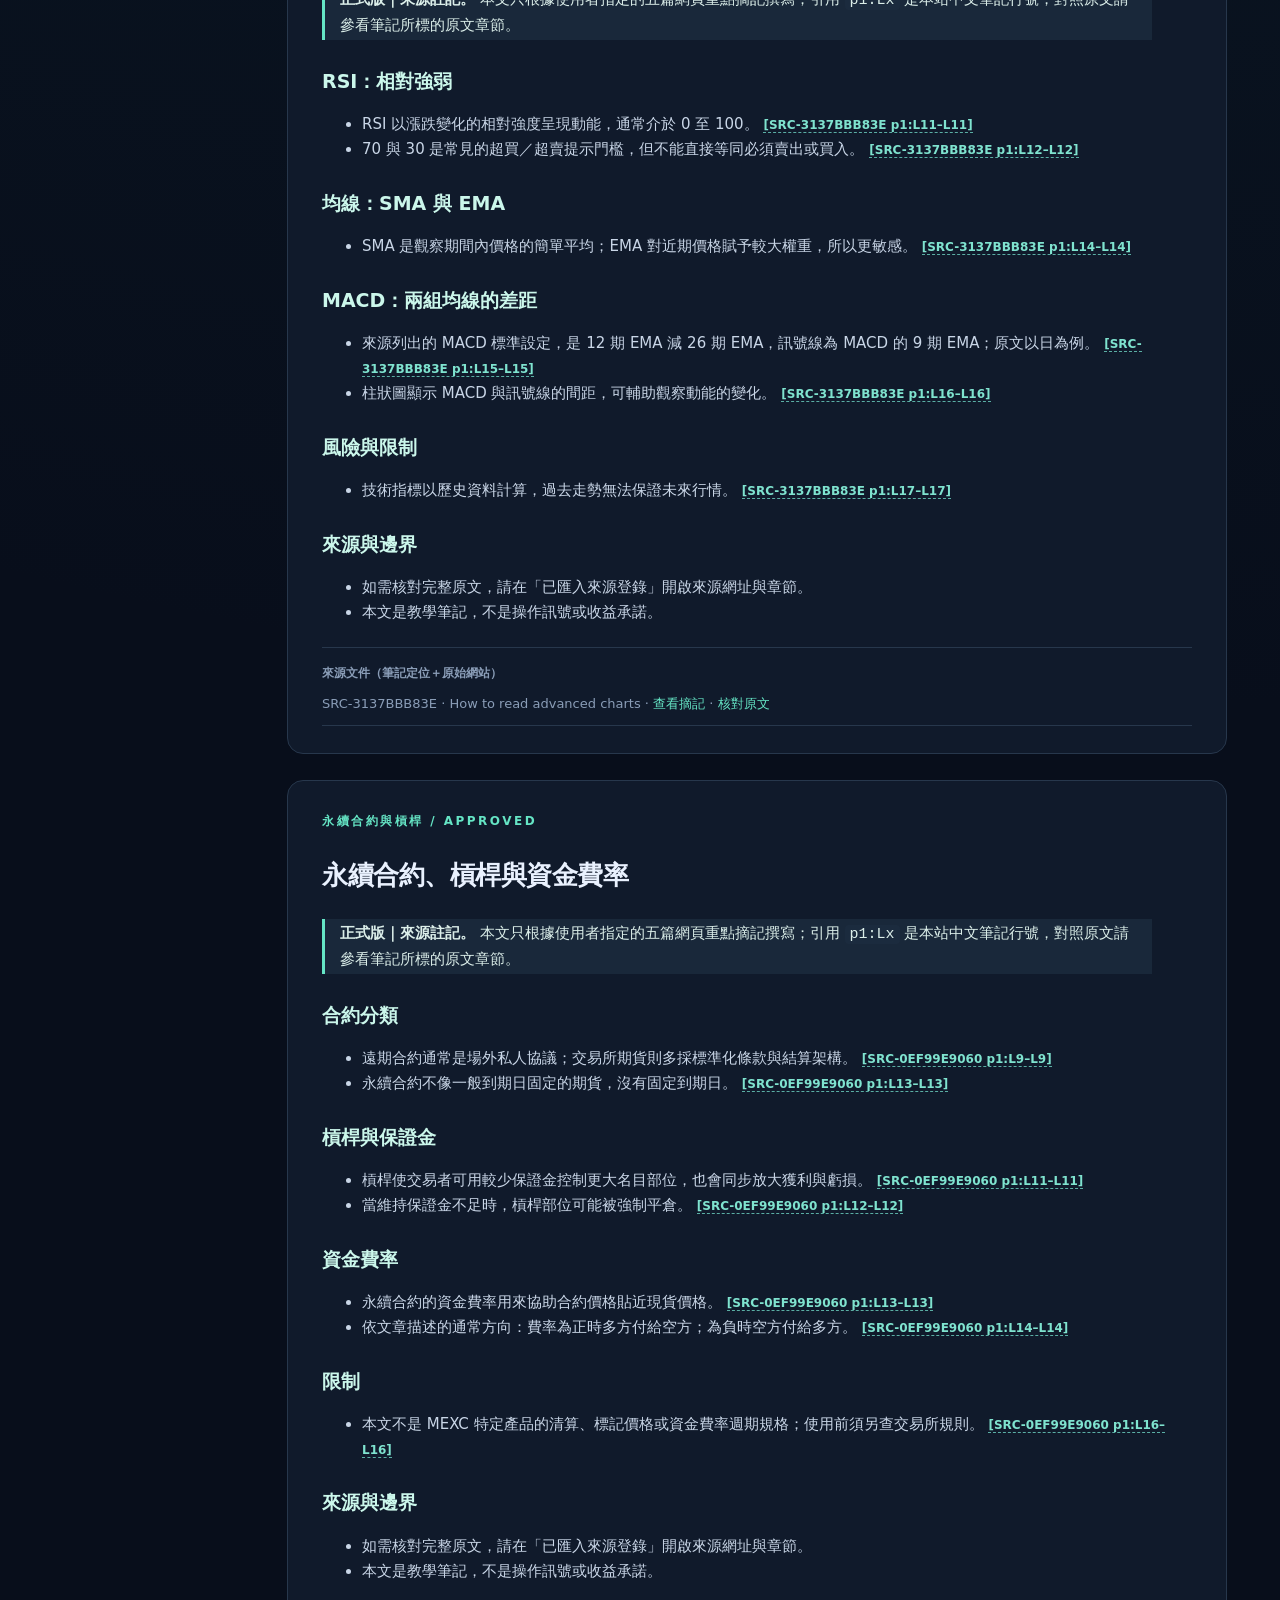
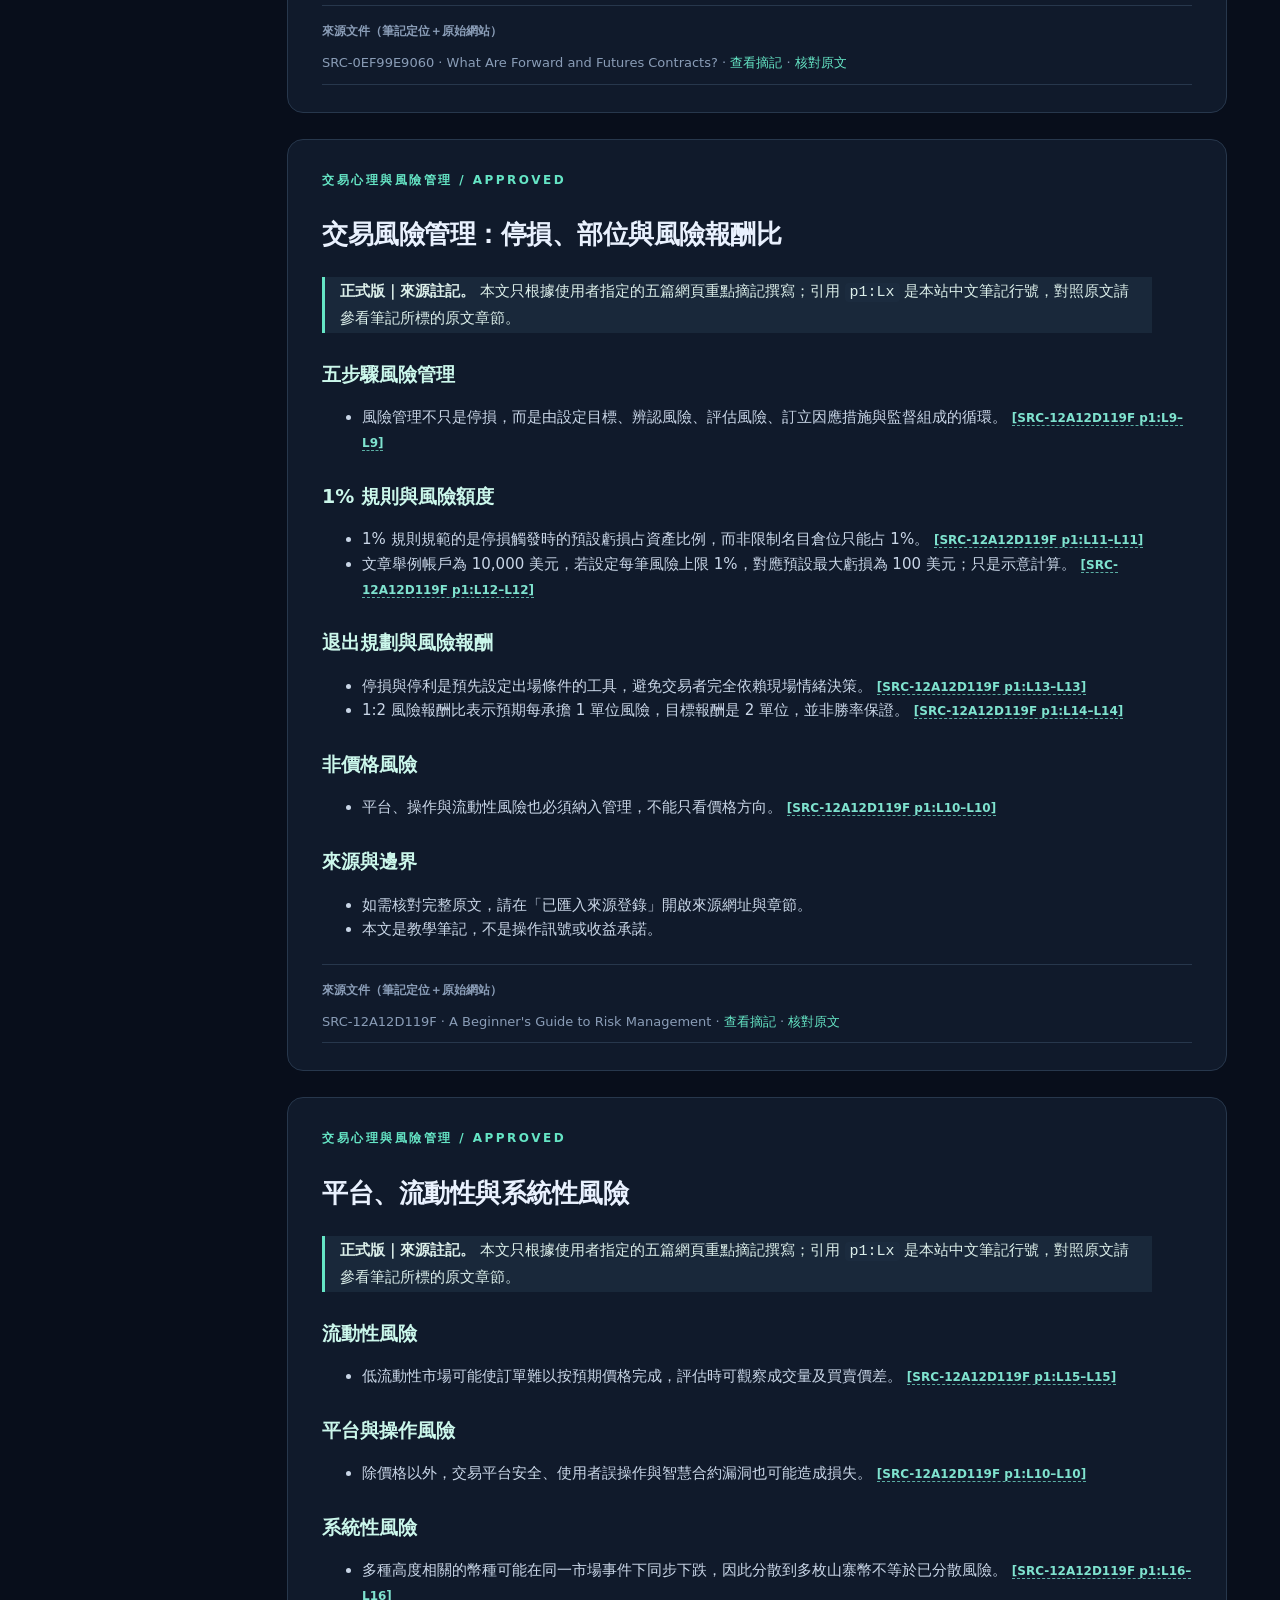
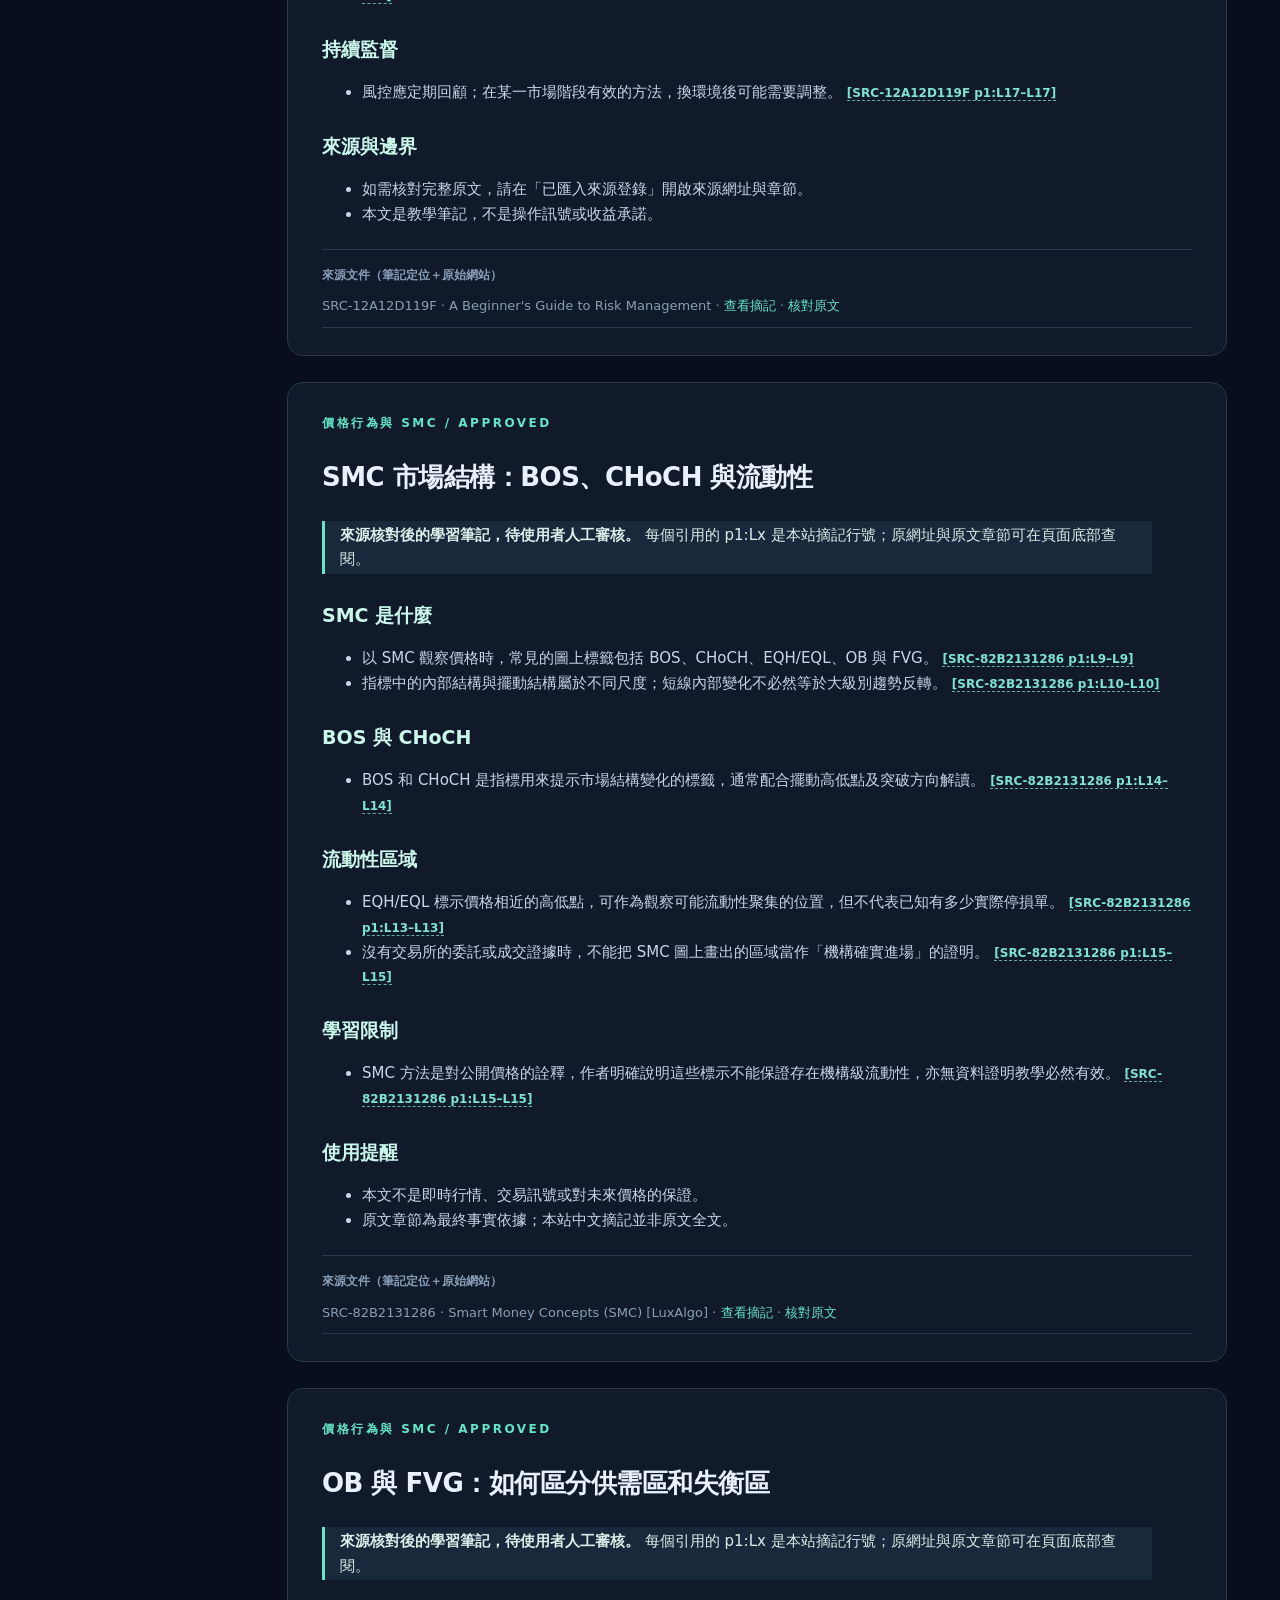
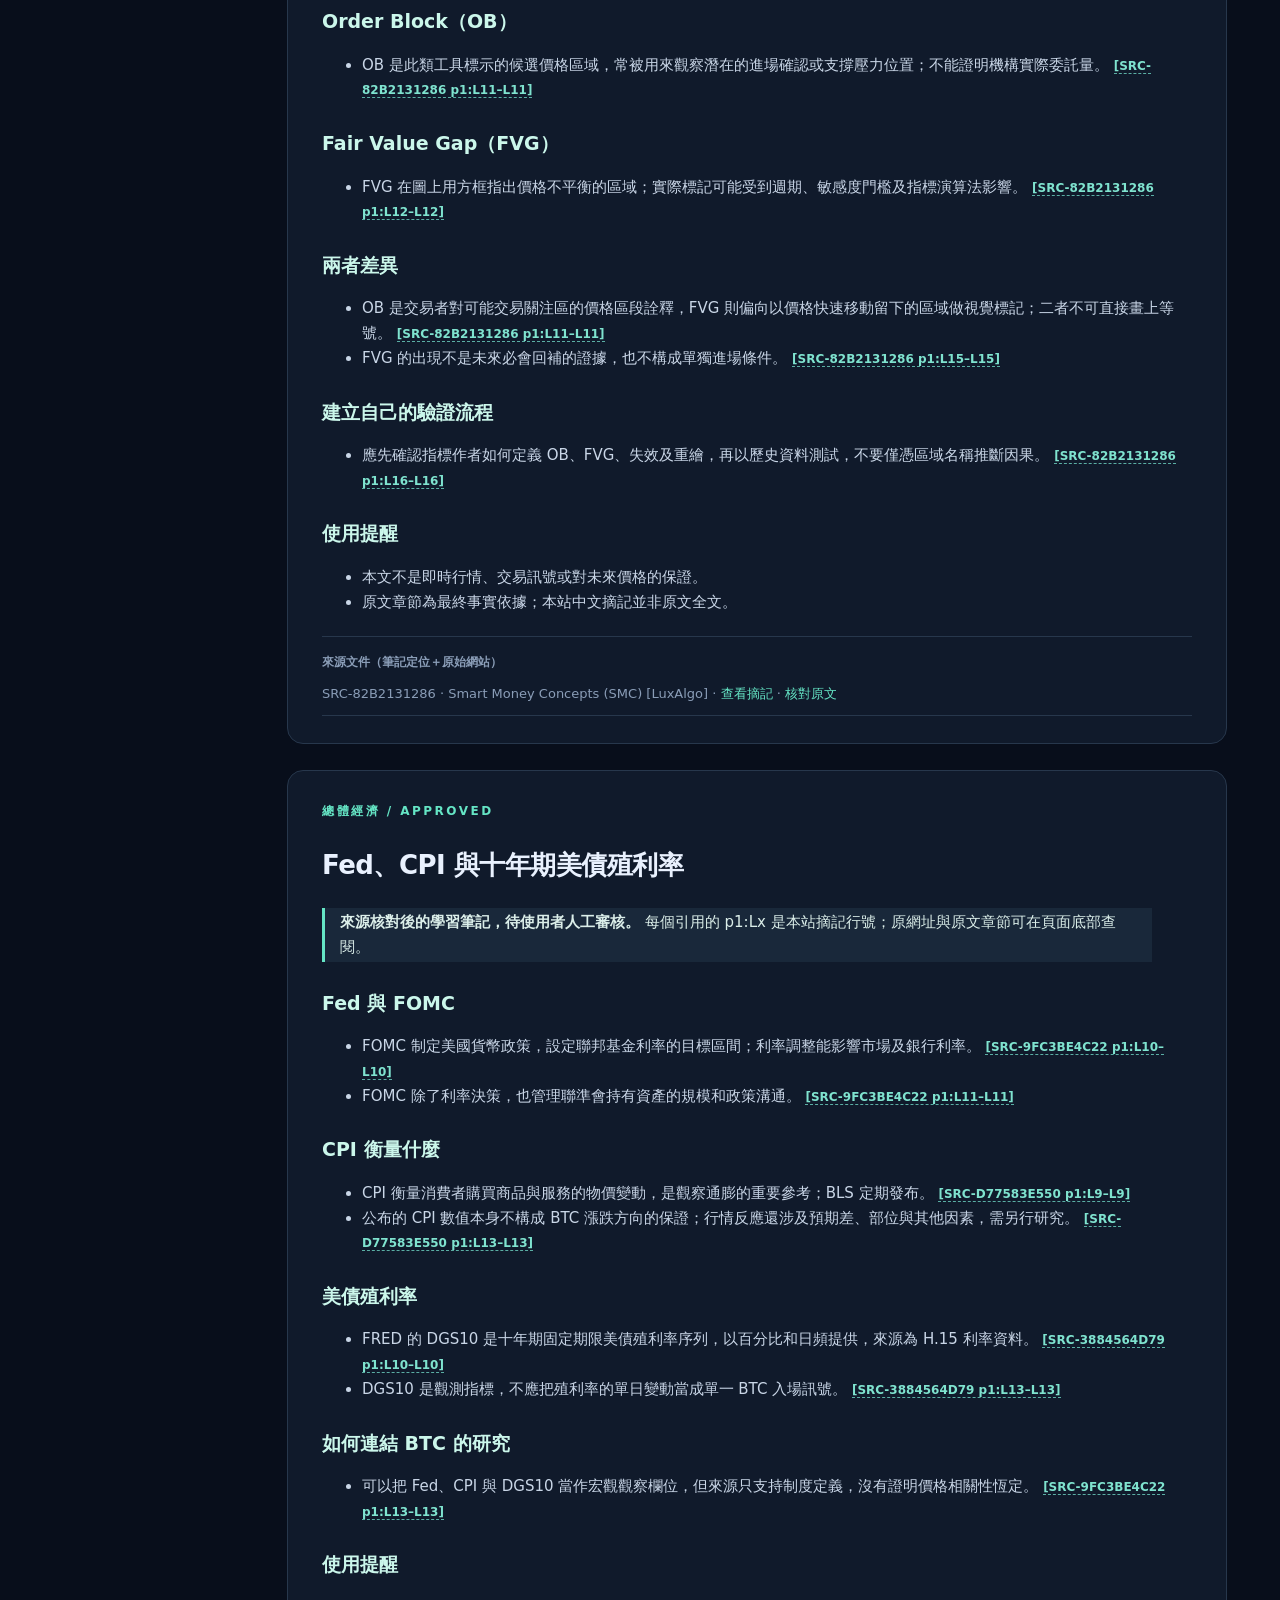
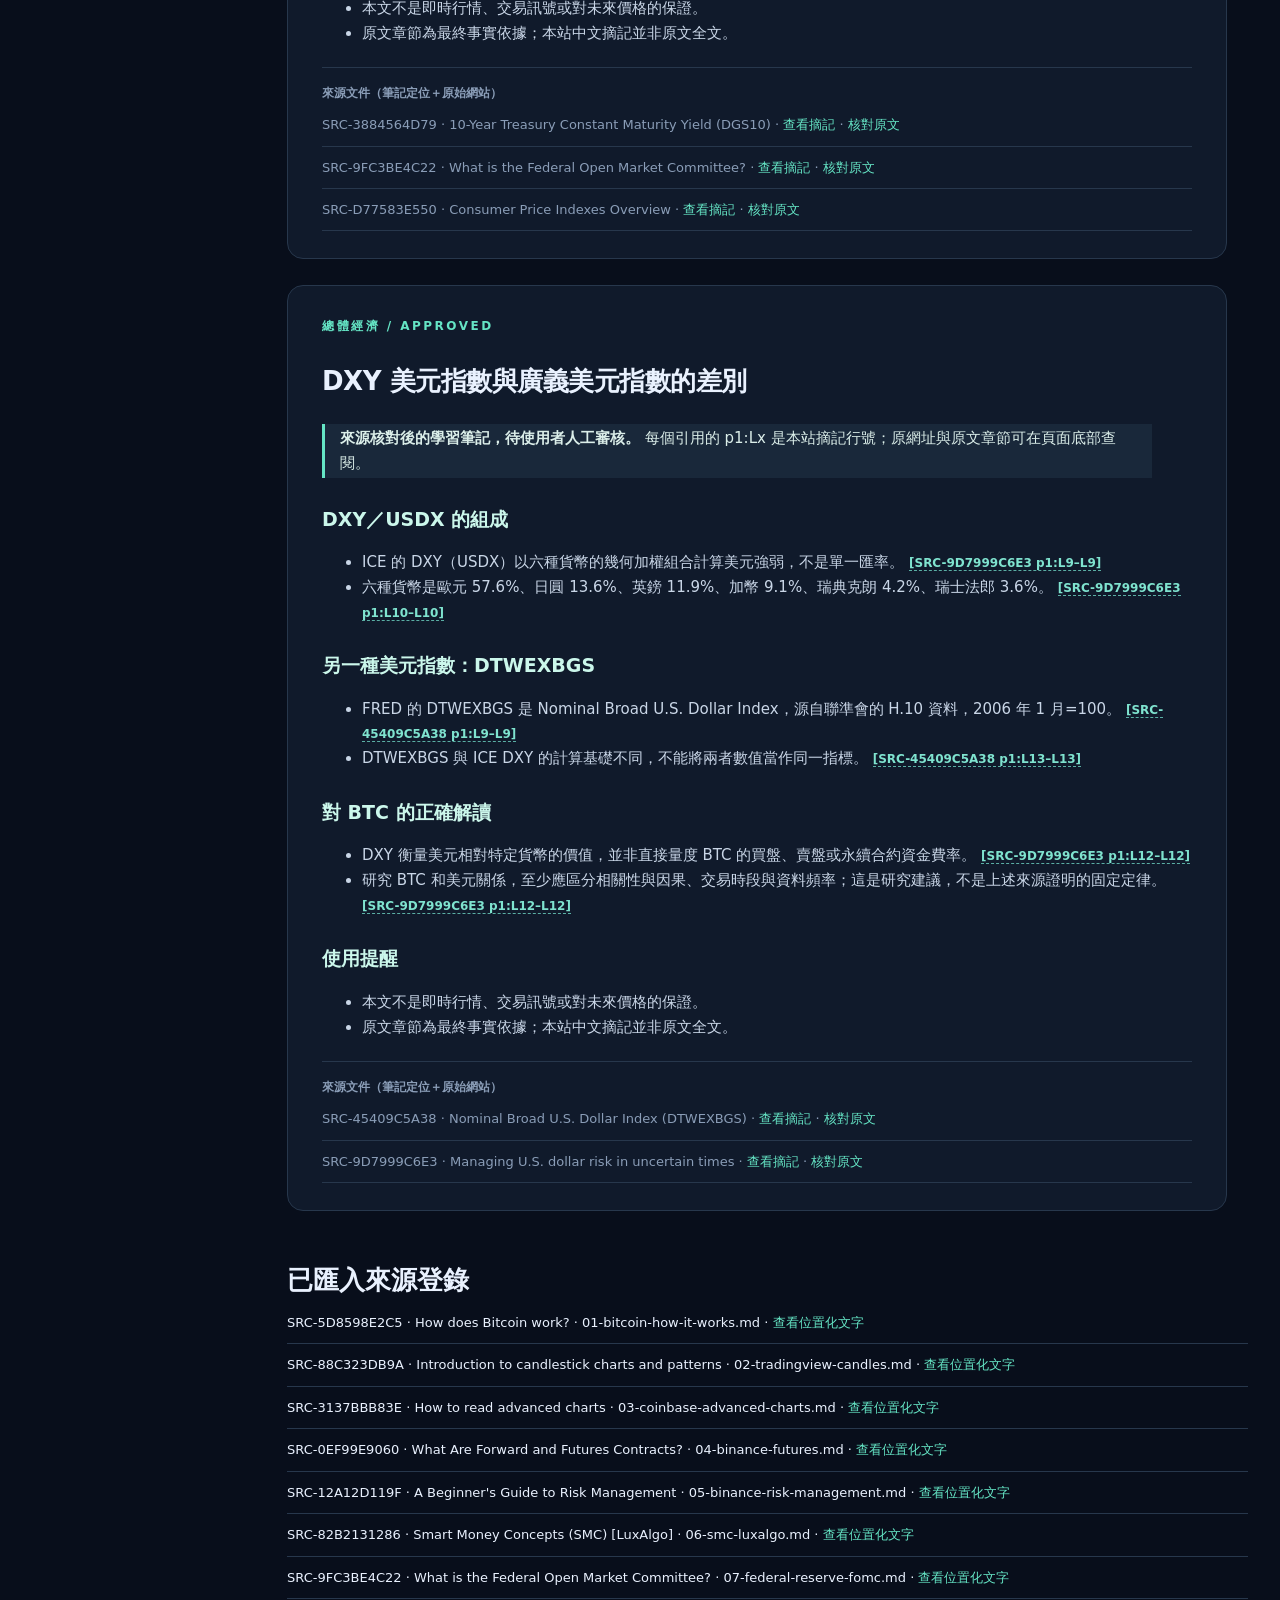
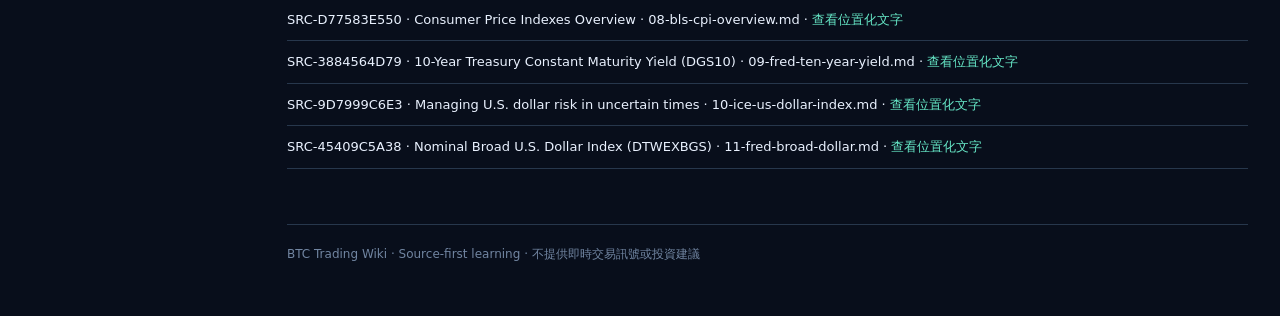
<file: wiki.html>
<!doctype html><html lang="zh-Hant"><head><meta charset="utf-8"><meta name="viewport" content="width=device-width,initial-scale=1"><title>BTC Trading Wiki｜wiki</title><meta name="description" content="可追溯來源的個人 BTC 交易知識庫"><link rel="stylesheet" href="assets/site.css"></head><body><div class="layout"><aside class="sidebar"><a href="index.html" class="brand"><span class="coin">₿</span><span>BTC <span style="color:#80ecd0">ATLAS</span><small style="display:block;font-size:11px;color:#829ab7;font-weight:500">PERSONAL LLM WIKI</small></span></a><span class="tag">NAVIGATION</span><nav class="nav"><a href="index.html" class=""><span>⌂</span>首頁</a><a href="wiki.html" class="current"><span>▤</span>知識庫</a><a href="graph.html" class=""><span>◎</span>知識關聯圖</a><a href="deck.html" class=""><span>▣</span>HTML 簡報</a><a href="workflow.html" class=""><span>⇄</span>Graph / Loop</a></nav><div class="side-bottom">PROJECT v1.0<br><b>正式發布｜已由使用者確認</b><br>手動匯入 · 精確引用 · Graph + Loop</div></aside><main><span class="eyebrow">PERSONAL KNOWLEDGE BASE</span><h1 class="page-title">BTC 交易知識庫</h1><p class="sub">目前整理 10 篇來源導向的學習筆記，已涵蓋六大領域。引用 p1:Lx 是本站摘要行號；請透過原始網頁核對對應章節。</p><div class="toolbar"><input id="search" class="search" type="search" placeholder="搜尋文章、名詞、分類…" aria-label="搜尋 Wiki"><button data-filter="all" class="filter active">全部</button><button class="filter" data-filter="BTC 與區塊鏈基礎">BTC 與區塊鏈基礎</button><button class="filter" data-filter="技術分析">技術分析</button><button class="filter" data-filter="價格行為與 SMC">價格行為與 SMC</button><button class="filter" data-filter="永續合約與槓桿">永續合約與槓桿</button><button class="filter" data-filter="總體經濟">總體經濟</button><button class="filter" data-filter="交易心理與風險管理">交易心理與風險管理</button></div><div class="article-list"><article class="article-row" data-category="BTC 與區塊鏈基礎"><div class="meta">BTC 與區塊鏈基礎 · 1 個來源 ID · 正式文章</div><h3>比特幣如何運作：帳本、私鑰與挖礦</h3><p class="desc">從錢包地址、公開帳本、交易簽章到挖礦確認，理解 Bitcoin 運作的最基本結構。</p><a class="link" href="#article-01-bitcoin-blockchain">閱讀文章　↗</a></article><article class="article-row" data-category="技術分析"><div class="meta">技術分析 · 2 個來源 ID · 正式文章</div><h3>如何閱讀 K 線與型態</h3><p class="desc">看懂開高低收、實體與影線，以及型態屬於可能性訊號而非必然預測。</p><a class="link" href="#article-02-reading-candles">閱讀文章　↗</a></article><article class="article-row" data-category="技術分析"><div class="meta">技術分析 · 1 個來源 ID · 正式文章</div><h3>RSI、SMA、EMA 與 MACD 的解讀</h3><p class="desc">比較動能與趨勢型指標的功能、典型解讀及過度依賴單一訊號的風險。</p><a class="link" href="#article-03-ema-rsi-macd">閱讀文章　↗</a></article><article class="article-row" data-category="永續合約與槓桿"><div class="meta">永續合約與槓桿 · 1 個來源 ID · 正式文章</div><h3>永續合約、槓桿與資金費率</h3><p class="desc">辨識傳統期貨與永續合約的不同，理解保證金、槓桿與資金費率的作用。</p><a class="link" href="#article-04-perpetual-futures">閱讀文章　↗</a></article><article class="article-row" data-category="交易心理與風險管理"><div class="meta">交易心理與風險管理 · 1 個來源 ID · 正式文章</div><h3>交易風險管理：停損、部位與風險報酬比</h3><p class="desc">建立風險額度、停損及監督流程，理解 1% 規則與風險報酬比的意義。</p><a class="link" href="#article-05-risk-management">閱讀文章　↗</a></article><article class="article-row" data-category="交易心理與風險管理"><div class="meta">交易心理與風險管理 · 1 個來源 ID · 正式文章</div><h3>平台、流動性與系統性風險</h3><p class="desc">區分市場波動、流動性不足、平台與操作風險，避免誤以為分散持幣就是零風險。</p><a class="link" href="#article-06-exchange-and-systemic-risk">閱讀文章　↗</a></article><article class="article-row" data-category="價格行為與 SMC"><div class="meta">價格行為與 SMC · 1 個來源 ID · 正式文章</div><h3>SMC 市場結構：BOS、CHoCH 與流動性</h3><p class="desc">以圖表上可觀察的高低點、結構突破與潛在流動性區域理解 SMC，並區分推測與可驗證證據。</p><a class="link" href="#article-07-smc-market-structure">閱讀文章　↗</a></article><article class="article-row" data-category="價格行為與 SMC"><div class="meta">價格行為與 SMC · 1 個來源 ID · 正式文章</div><h3>OB 與 FVG：如何區分供需區和失衡區</h3><p class="desc">用 SMC 指標作者的定義理解訂單區塊與價格不平衡，辨識不確定性及常見誤解。</p><a class="link" href="#article-08-smc-ob-fvg">閱讀文章　↗</a></article><article class="article-row" data-category="總體經濟"><div class="meta">總體經濟 · 3 個來源 ID · 正式文章</div><h3>Fed、CPI 與十年期美債殖利率</h3><p class="desc">建立 CPI、利率決策與十年期美債殖利率的基本定義，避免直接推成 BTC 必然漲跌。</p><a class="link" href="#article-09-fed-cpi-treasury">閱讀文章　↗</a></article><article class="article-row" data-category="總體經濟"><div class="meta">總體經濟 · 2 個來源 ID · 正式文章</div><h3>DXY 美元指數與廣義美元指數的差別</h3><p class="desc">了解 DXY 組成、權重與 FRED Broad Dollar Index 的差異，避免混用不同指數。</p><a class="link" href="#article-10-us-dollar-dxy">閱讀文章　↗</a></article></div><p class="hidden" id="filter-empty">沒有符合條件的文章。</p><section class="article" id="article-01-bitcoin-blockchain"><span class="eyebrow">BTC 與區塊鏈基礎 / APPROVED</span><h2>比特幣如何運作：帳本、私鑰與挖礦</h2>
<blockquote><strong>正式版｜來源註記。</strong> 本文只根據使用者指定的五篇網頁重點摘記撰寫；引用 <code>p1:Lx</code> 是本站中文筆記行號，對照原文請參看筆記所標的原文章節。</blockquote>
<h3>核心概念</h3>
<ul>
<li>比特幣錢包可建立收款地址，使用地址並不代表必須先理解底層協議。 <a class="citation" href="data/extracted/SRC-5D8598E2C5.md" target="_blank" title="來源 SRC-5D8598E2C5 第 1 頁 L9–L9">[SRC-5D8598E2C5 p1:L9–L9]</a></li>
<li>區塊鏈是公開、可供全網核對的交易帳本；已確認的交易可被網路用於計算可用餘額。 <a class="citation" href="data/extracted/SRC-5D8598E2C5.md" target="_blank" title="來源 SRC-5D8598E2C5 第 1 頁 L10–L10">[SRC-5D8598E2C5 p1:L10–L10]</a></li>
<li>錢包藉由私鑰簽章交易，以證明該支用動作來自具備相應控制權的一方。 <a class="citation" href="data/extracted/SRC-5D8598E2C5.md" target="_blank" title="來源 SRC-5D8598E2C5 第 1 頁 L12–L12">[SRC-5D8598E2C5 p1:L12–L12]</a></li>
</ul>
<h3>交易如何確認</h3>
<ul>
<li>礦工將待確認交易納入符合規則的區塊，網路再透過驗證規則維持帳本狀態的一致性。 <a class="citation" href="data/extracted/SRC-5D8598E2C5.md" target="_blank" title="來源 SRC-5D8598E2C5 第 1 頁 L14–L14">[SRC-5D8598E2C5 p1:L14–L14]</a></li>
<li>若想修改較早的已確認區塊，也會影響後續區塊的有效性，因此歷史竄改成本很高。 <a class="citation" href="data/extracted/SRC-5D8598E2C5.md" target="_blank" title="來源 SRC-5D8598E2C5 第 1 頁 L15–L15">[SRC-5D8598E2C5 p1:L15–L15]</a></li>
</ul>
<h3>學習注意</h3>
<ul>
<li>這篇來源只是入門概覽，不應以它推導未解釋的協議參數或投資策略。 <a class="citation" href="data/extracted/SRC-5D8598E2C5.md" target="_blank" title="來源 SRC-5D8598E2C5 第 1 頁 L16–L16">[SRC-5D8598E2C5 p1:L16–L16]</a></li>
</ul>
<h3>來源與邊界</h3>
<ul>
<li>如需核對完整原文，請在「已匯入來源登錄」開啟來源網址與章節。</li>
<li>本文是教學筆記，不是操作訊號或收益承諾。</li>
</ul><div class="sources"><b>來源文件（筆記定位＋原始網站）</b><div class="source-item">SRC-5D8598E2C5 · How does Bitcoin work? · <a href="data/extracted/SRC-5D8598E2C5.md" target="_blank">查看摘記</a> · <a href="https://bitcoin.org/en/how-it-works" target="_blank" rel="noopener">核對原文</a></div></div></section><section class="article" id="article-02-reading-candles"><span class="eyebrow">技術分析 / APPROVED</span><h2>如何閱讀 K 線與型態</h2>
<blockquote><strong>正式版｜來源註記。</strong> 本文只根據使用者指定的五篇網頁重點摘記撰寫；引用 <code>p1:Lx</code> 是本站中文筆記行號，對照原文請參看筆記所標的原文章節。</blockquote>
<h3>K 線解剖</h3>
<ul>
<li>K 線實體表示開盤價與收盤價之間的區間，上下影線反映該時段最高價與最低價。 <a class="citation" href="data/extracted/SRC-88C323DB9A.md" target="_blank" title="來源 SRC-88C323DB9A 第 1 頁 L9–L9">[SRC-88C323DB9A p1:L9–L9]</a></li>
<li>一般配色中，綠色常表示收盤價高於開盤價，紅色則相反；圖表配色可由使用者調整。 <a class="citation" href="data/extracted/SRC-88C323DB9A.md" target="_blank" title="來源 SRC-88C323DB9A 第 1 頁 L11–L11">[SRC-88C323DB9A p1:L11–L11]</a></li>
<li>加密市場不休市，K 線的開盤與收盤是根據選定時間框架的起點與終點價格來定義。 <a class="citation" href="data/extracted/SRC-3137BBB83E.md" target="_blank" title="來源 SRC-3137BBB83E 第 1 頁 L9–L9">[SRC-3137BBB83E p1:L9–L9]</a></li>
</ul>
<h3>型態與解讀限制</h3>
<ul>
<li>K 線型態常分為反轉、延續或中性；它描述的是市場行為上的觀察，不保證下一根 K 線的方向。 <a class="citation" href="data/extracted/SRC-88C323DB9A.md" target="_blank" title="來源 SRC-88C323DB9A 第 1 頁 L15–L15">[SRC-88C323DB9A p1:L15–L15]</a></li>
<li>TradingView 具備 K 線型態輔助辨識工具，但自動標記仍須結合市場背景分析。 <a class="citation" href="data/extracted/SRC-88C323DB9A.md" target="_blank" title="來源 SRC-88C323DB9A 第 1 頁 L16–L16">[SRC-88C323DB9A p1:L16–L16]</a></li>
</ul>
<h3>假設示例</h3>
<ul>
<li>假設選擇 15 分鐘 K 線，單根 K 線呈現的是該 15 分鐘內的開高低收，而非整天價格。 <a class="citation" href="data/extracted/SRC-3137BBB83E.md" target="_blank" title="來源 SRC-3137BBB83E 第 1 頁 L9–L9">[SRC-3137BBB83E p1:L9–L9]</a></li>
</ul>
<h3>來源與邊界</h3>
<ul>
<li>如需核對完整原文，請在「已匯入來源登錄」開啟來源網址與章節。</li>
<li>本文是教學筆記，不是操作訊號或收益承諾。</li>
</ul><div class="sources"><b>來源文件（筆記定位＋原始網站）</b><div class="source-item">SRC-3137BBB83E · How to read advanced charts · <a href="data/extracted/SRC-3137BBB83E.md" target="_blank">查看摘記</a> · <a href="https://www.coinbase.com/learn/advanced-trading/reading-financial-charts" target="_blank" rel="noopener">核對原文</a></div><div class="source-item">SRC-88C323DB9A · Introduction to candlestick charts and patterns · <a href="data/extracted/SRC-88C323DB9A.md" target="_blank">查看摘記</a> · <a href="https://www.tradingview.com/support/solutions/43000745269-introduction-to-candlestick-charts-and-patterns/" target="_blank" rel="noopener">核對原文</a></div></div></section><section class="article" id="article-03-ema-rsi-macd"><span class="eyebrow">技術分析 / APPROVED</span><h2>RSI、SMA、EMA 與 MACD 的解讀</h2>
<blockquote><strong>正式版｜來源註記。</strong> 本文只根據使用者指定的五篇網頁重點摘記撰寫；引用 <code>p1:Lx</code> 是本站中文筆記行號，對照原文請參看筆記所標的原文章節。</blockquote>
<h3>RSI：相對強弱</h3>
<ul>
<li>RSI 以漲跌變化的相對強度呈現動能，通常介於 0 至 100。 <a class="citation" href="data/extracted/SRC-3137BBB83E.md" target="_blank" title="來源 SRC-3137BBB83E 第 1 頁 L11–L11">[SRC-3137BBB83E p1:L11–L11]</a></li>
<li>70 與 30 是常見的超買／超賣提示門檻，但不能直接等同必須賣出或買入。 <a class="citation" href="data/extracted/SRC-3137BBB83E.md" target="_blank" title="來源 SRC-3137BBB83E 第 1 頁 L12–L12">[SRC-3137BBB83E p1:L12–L12]</a></li>
</ul>
<h3>均線：SMA 與 EMA</h3>
<ul>
<li>SMA 是觀察期間內價格的簡單平均；EMA 對近期價格賦予較大權重，所以更敏感。 <a class="citation" href="data/extracted/SRC-3137BBB83E.md" target="_blank" title="來源 SRC-3137BBB83E 第 1 頁 L14–L14">[SRC-3137BBB83E p1:L14–L14]</a></li>
</ul>
<h3>MACD：兩組均線的差距</h3>
<ul>
<li>來源列出的 MACD 標準設定，是 12 期 EMA 減 26 期 EMA，訊號線為 MACD 的 9 期 EMA；原文以日為例。 <a class="citation" href="data/extracted/SRC-3137BBB83E.md" target="_blank" title="來源 SRC-3137BBB83E 第 1 頁 L15–L15">[SRC-3137BBB83E p1:L15–L15]</a></li>
<li>柱狀圖顯示 MACD 與訊號線的間距，可輔助觀察動能的變化。 <a class="citation" href="data/extracted/SRC-3137BBB83E.md" target="_blank" title="來源 SRC-3137BBB83E 第 1 頁 L16–L16">[SRC-3137BBB83E p1:L16–L16]</a></li>
</ul>
<h3>風險與限制</h3>
<ul>
<li>技術指標以歷史資料計算，過去走勢無法保證未來行情。 <a class="citation" href="data/extracted/SRC-3137BBB83E.md" target="_blank" title="來源 SRC-3137BBB83E 第 1 頁 L17–L17">[SRC-3137BBB83E p1:L17–L17]</a></li>
</ul>
<h3>來源與邊界</h3>
<ul>
<li>如需核對完整原文，請在「已匯入來源登錄」開啟來源網址與章節。</li>
<li>本文是教學筆記，不是操作訊號或收益承諾。</li>
</ul><div class="sources"><b>來源文件（筆記定位＋原始網站）</b><div class="source-item">SRC-3137BBB83E · How to read advanced charts · <a href="data/extracted/SRC-3137BBB83E.md" target="_blank">查看摘記</a> · <a href="https://www.coinbase.com/learn/advanced-trading/reading-financial-charts" target="_blank" rel="noopener">核對原文</a></div></div></section><section class="article" id="article-04-perpetual-futures"><span class="eyebrow">永續合約與槓桿 / APPROVED</span><h2>永續合約、槓桿與資金費率</h2>
<blockquote><strong>正式版｜來源註記。</strong> 本文只根據使用者指定的五篇網頁重點摘記撰寫；引用 <code>p1:Lx</code> 是本站中文筆記行號，對照原文請參看筆記所標的原文章節。</blockquote>
<h3>合約分類</h3>
<ul>
<li>遠期合約通常是場外私人協議；交易所期貨則多採標準化條款與結算架構。 <a class="citation" href="data/extracted/SRC-0EF99E9060.md" target="_blank" title="來源 SRC-0EF99E9060 第 1 頁 L9–L9">[SRC-0EF99E9060 p1:L9–L9]</a></li>
<li>永續合約不像一般到期日固定的期貨，沒有固定到期日。 <a class="citation" href="data/extracted/SRC-0EF99E9060.md" target="_blank" title="來源 SRC-0EF99E9060 第 1 頁 L13–L13">[SRC-0EF99E9060 p1:L13–L13]</a></li>
</ul>
<h3>槓桿與保證金</h3>
<ul>
<li>槓桿使交易者可用較少保證金控制更大名目部位，也會同步放大獲利與虧損。 <a class="citation" href="data/extracted/SRC-0EF99E9060.md" target="_blank" title="來源 SRC-0EF99E9060 第 1 頁 L11–L11">[SRC-0EF99E9060 p1:L11–L11]</a></li>
<li>當維持保證金不足時，槓桿部位可能被強制平倉。 <a class="citation" href="data/extracted/SRC-0EF99E9060.md" target="_blank" title="來源 SRC-0EF99E9060 第 1 頁 L12–L12">[SRC-0EF99E9060 p1:L12–L12]</a></li>
</ul>
<h3>資金費率</h3>
<ul>
<li>永續合約的資金費率用來協助合約價格貼近現貨價格。 <a class="citation" href="data/extracted/SRC-0EF99E9060.md" target="_blank" title="來源 SRC-0EF99E9060 第 1 頁 L13–L13">[SRC-0EF99E9060 p1:L13–L13]</a></li>
<li>依文章描述的通常方向：費率為正時多方付給空方；為負時空方付給多方。 <a class="citation" href="data/extracted/SRC-0EF99E9060.md" target="_blank" title="來源 SRC-0EF99E9060 第 1 頁 L14–L14">[SRC-0EF99E9060 p1:L14–L14]</a></li>
</ul>
<h3>限制</h3>
<ul>
<li>本文不是 MEXC 特定產品的清算、標記價格或資金費率週期規格；使用前須另查交易所規則。 <a class="citation" href="data/extracted/SRC-0EF99E9060.md" target="_blank" title="來源 SRC-0EF99E9060 第 1 頁 L16–L16">[SRC-0EF99E9060 p1:L16–L16]</a></li>
</ul>
<h3>來源與邊界</h3>
<ul>
<li>如需核對完整原文，請在「已匯入來源登錄」開啟來源網址與章節。</li>
<li>本文是教學筆記，不是操作訊號或收益承諾。</li>
</ul><div class="sources"><b>來源文件（筆記定位＋原始網站）</b><div class="source-item">SRC-0EF99E9060 · What Are Forward and Futures Contracts? · <a href="data/extracted/SRC-0EF99E9060.md" target="_blank">查看摘記</a> · <a href="https://academy.binance.com/en/articles/what-are-forward-and-futures-contracts" target="_blank" rel="noopener">核對原文</a></div></div></section><section class="article" id="article-05-risk-management"><span class="eyebrow">交易心理與風險管理 / APPROVED</span><h2>交易風險管理：停損、部位與風險報酬比</h2>
<blockquote><strong>正式版｜來源註記。</strong> 本文只根據使用者指定的五篇網頁重點摘記撰寫；引用 <code>p1:Lx</code> 是本站中文筆記行號，對照原文請參看筆記所標的原文章節。</blockquote>
<h3>五步驟風險管理</h3>
<ul>
<li>風險管理不只是停損，而是由設定目標、辨認風險、評估風險、訂立因應措施與監督組成的循環。 <a class="citation" href="data/extracted/SRC-12A12D119F.md" target="_blank" title="來源 SRC-12A12D119F 第 1 頁 L9–L9">[SRC-12A12D119F p1:L9–L9]</a></li>
</ul>
<h3>1% 規則與風險額度</h3>
<ul>
<li>1% 規則規範的是停損觸發時的預設虧損占資產比例，而非限制名目倉位只能占 1%。 <a class="citation" href="data/extracted/SRC-12A12D119F.md" target="_blank" title="來源 SRC-12A12D119F 第 1 頁 L11–L11">[SRC-12A12D119F p1:L11–L11]</a></li>
<li>文章舉例帳戶為 10,000 美元，若設定每筆風險上限 1%，對應預設最大虧損為 100 美元；只是示意計算。 <a class="citation" href="data/extracted/SRC-12A12D119F.md" target="_blank" title="來源 SRC-12A12D119F 第 1 頁 L12–L12">[SRC-12A12D119F p1:L12–L12]</a></li>
</ul>
<h3>退出規劃與風險報酬</h3>
<ul>
<li>停損與停利是預先設定出場條件的工具，避免交易者完全依賴現場情緒決策。 <a class="citation" href="data/extracted/SRC-12A12D119F.md" target="_blank" title="來源 SRC-12A12D119F 第 1 頁 L13–L13">[SRC-12A12D119F p1:L13–L13]</a></li>
<li>1:2 風險報酬比表示預期每承擔 1 單位風險，目標報酬是 2 單位，並非勝率保證。 <a class="citation" href="data/extracted/SRC-12A12D119F.md" target="_blank" title="來源 SRC-12A12D119F 第 1 頁 L14–L14">[SRC-12A12D119F p1:L14–L14]</a></li>
</ul>
<h3>非價格風險</h3>
<ul>
<li>平台、操作與流動性風險也必須納入管理，不能只看價格方向。 <a class="citation" href="data/extracted/SRC-12A12D119F.md" target="_blank" title="來源 SRC-12A12D119F 第 1 頁 L10–L10">[SRC-12A12D119F p1:L10–L10]</a></li>
</ul>
<h3>來源與邊界</h3>
<ul>
<li>如需核對完整原文，請在「已匯入來源登錄」開啟來源網址與章節。</li>
<li>本文是教學筆記，不是操作訊號或收益承諾。</li>
</ul><div class="sources"><b>來源文件（筆記定位＋原始網站）</b><div class="source-item">SRC-12A12D119F · A Beginner&#x27;s Guide to Risk Management · <a href="data/extracted/SRC-12A12D119F.md" target="_blank">查看摘記</a> · <a href="https://academy.binance.com/en/articles/a-beginners-guide-to-understanding-risk-management" target="_blank" rel="noopener">核對原文</a></div></div></section><section class="article" id="article-06-exchange-and-systemic-risk"><span class="eyebrow">交易心理與風險管理 / APPROVED</span><h2>平台、流動性與系統性風險</h2>
<blockquote><strong>正式版｜來源註記。</strong> 本文只根據使用者指定的五篇網頁重點摘記撰寫；引用 <code>p1:Lx</code> 是本站中文筆記行號，對照原文請參看筆記所標的原文章節。</blockquote>
<h3>流動性風險</h3>
<ul>
<li>低流動性市場可能使訂單難以按預期價格完成，評估時可觀察成交量及買賣價差。 <a class="citation" href="data/extracted/SRC-12A12D119F.md" target="_blank" title="來源 SRC-12A12D119F 第 1 頁 L15–L15">[SRC-12A12D119F p1:L15–L15]</a></li>
</ul>
<h3>平台與操作風險</h3>
<ul>
<li>除價格以外，交易平台安全、使用者誤操作與智慧合約漏洞也可能造成損失。 <a class="citation" href="data/extracted/SRC-12A12D119F.md" target="_blank" title="來源 SRC-12A12D119F 第 1 頁 L10–L10">[SRC-12A12D119F p1:L10–L10]</a></li>
</ul>
<h3>系統性風險</h3>
<ul>
<li>多種高度相關的幣種可能在同一市場事件下同步下跌，因此分散到多枚山寨幣不等於已分散風險。 <a class="citation" href="data/extracted/SRC-12A12D119F.md" target="_blank" title="來源 SRC-12A12D119F 第 1 頁 L16–L16">[SRC-12A12D119F p1:L16–L16]</a></li>
</ul>
<h3>持續監督</h3>
<ul>
<li>風控應定期回顧；在某一市場階段有效的方法，換環境後可能需要調整。 <a class="citation" href="data/extracted/SRC-12A12D119F.md" target="_blank" title="來源 SRC-12A12D119F 第 1 頁 L17–L17">[SRC-12A12D119F p1:L17–L17]</a></li>
</ul>
<h3>來源與邊界</h3>
<ul>
<li>如需核對完整原文，請在「已匯入來源登錄」開啟來源網址與章節。</li>
<li>本文是教學筆記，不是操作訊號或收益承諾。</li>
</ul><div class="sources"><b>來源文件（筆記定位＋原始網站）</b><div class="source-item">SRC-12A12D119F · A Beginner&#x27;s Guide to Risk Management · <a href="data/extracted/SRC-12A12D119F.md" target="_blank">查看摘記</a> · <a href="https://academy.binance.com/en/articles/a-beginners-guide-to-understanding-risk-management" target="_blank" rel="noopener">核對原文</a></div></div></section><section class="article" id="article-07-smc-market-structure"><span class="eyebrow">價格行為與 SMC / APPROVED</span><h2>SMC 市場結構：BOS、CHoCH 與流動性</h2>
<blockquote><strong>來源核對後的學習筆記，待使用者人工審核。</strong> 每個引用的 p1:Lx 是本站摘記行號；原網址與原文章節可在頁面底部查閱。</blockquote>
<h3>SMC 是什麼</h3>
<ul>
<li>以 SMC 觀察價格時，常見的圖上標籤包括 BOS、CHoCH、EQH/EQL、OB 與 FVG。 <a class="citation" href="data/extracted/SRC-82B2131286.md" target="_blank" title="來源 SRC-82B2131286 第 1 頁 L9–L9">[SRC-82B2131286 p1:L9–L9]</a></li>
<li>指標中的內部結構與擺動結構屬於不同尺度；短線內部變化不必然等於大級別趨勢反轉。 <a class="citation" href="data/extracted/SRC-82B2131286.md" target="_blank" title="來源 SRC-82B2131286 第 1 頁 L10–L10">[SRC-82B2131286 p1:L10–L10]</a></li>
</ul>
<h3>BOS 與 CHoCH</h3>
<ul>
<li>BOS 和 CHoCH 是指標用來提示市場結構變化的標籤，通常配合擺動高低點及突破方向解讀。 <a class="citation" href="data/extracted/SRC-82B2131286.md" target="_blank" title="來源 SRC-82B2131286 第 1 頁 L14–L14">[SRC-82B2131286 p1:L14–L14]</a></li>
</ul>
<h3>流動性區域</h3>
<ul>
<li>EQH/EQL 標示價格相近的高低點，可作為觀察可能流動性聚集的位置，但不代表已知有多少實際停損單。 <a class="citation" href="data/extracted/SRC-82B2131286.md" target="_blank" title="來源 SRC-82B2131286 第 1 頁 L13–L13">[SRC-82B2131286 p1:L13–L13]</a></li>
<li>沒有交易所的委託或成交證據時，不能把 SMC 圖上畫出的區域當作「機構確實進場」的證明。 <a class="citation" href="data/extracted/SRC-82B2131286.md" target="_blank" title="來源 SRC-82B2131286 第 1 頁 L15–L15">[SRC-82B2131286 p1:L15–L15]</a></li>
</ul>
<h3>學習限制</h3>
<ul>
<li>SMC 方法是對公開價格的詮釋，作者明確說明這些標示不能保證存在機構級流動性，亦無資料證明教學必然有效。 <a class="citation" href="data/extracted/SRC-82B2131286.md" target="_blank" title="來源 SRC-82B2131286 第 1 頁 L15–L15">[SRC-82B2131286 p1:L15–L15]</a></li>
</ul>
<h3>使用提醒</h3>
<ul>
<li>本文不是即時行情、交易訊號或對未來價格的保證。</li>
<li>原文章節為最終事實依據；本站中文摘記並非原文全文。</li>
</ul><div class="sources"><b>來源文件（筆記定位＋原始網站）</b><div class="source-item">SRC-82B2131286 · Smart Money Concepts (SMC) [LuxAlgo] · <a href="data/extracted/SRC-82B2131286.md" target="_blank">查看摘記</a> · <a href="https://www.tradingview.com/script/CnB3fSph-Smart-Money-Concepts-SMC-LuxAlgo/" target="_blank" rel="noopener">核對原文</a></div></div></section><section class="article" id="article-08-smc-ob-fvg"><span class="eyebrow">價格行為與 SMC / APPROVED</span><h2>OB 與 FVG：如何區分供需區和失衡區</h2>
<blockquote><strong>來源核對後的學習筆記，待使用者人工審核。</strong> 每個引用的 p1:Lx 是本站摘記行號；原網址與原文章節可在頁面底部查閱。</blockquote>
<h3>Order Block（OB）</h3>
<ul>
<li>OB 是此類工具標示的候選價格區域，常被用來觀察潛在的進場確認或支撐壓力位置；不能證明機構實際委託量。 <a class="citation" href="data/extracted/SRC-82B2131286.md" target="_blank" title="來源 SRC-82B2131286 第 1 頁 L11–L11">[SRC-82B2131286 p1:L11–L11]</a></li>
</ul>
<h3>Fair Value Gap（FVG）</h3>
<ul>
<li>FVG 在圖上用方框指出價格不平衡的區域；實際標記可能受到週期、敏感度門檻及指標演算法影響。 <a class="citation" href="data/extracted/SRC-82B2131286.md" target="_blank" title="來源 SRC-82B2131286 第 1 頁 L12–L12">[SRC-82B2131286 p1:L12–L12]</a></li>
</ul>
<h3>兩者差異</h3>
<ul>
<li>OB 是交易者對可能交易關注區的價格區段詮釋，FVG 則偏向以價格快速移動留下的區域做視覺標記；二者不可直接畫上等號。 <a class="citation" href="data/extracted/SRC-82B2131286.md" target="_blank" title="來源 SRC-82B2131286 第 1 頁 L11–L11">[SRC-82B2131286 p1:L11–L11]</a></li>
<li>FVG 的出現不是未來必會回補的證據，也不構成單獨進場條件。 <a class="citation" href="data/extracted/SRC-82B2131286.md" target="_blank" title="來源 SRC-82B2131286 第 1 頁 L15–L15">[SRC-82B2131286 p1:L15–L15]</a></li>
</ul>
<h3>建立自己的驗證流程</h3>
<ul>
<li>應先確認指標作者如何定義 OB、FVG、失效及重繪，再以歷史資料測試，不要僅憑區域名稱推斷因果。 <a class="citation" href="data/extracted/SRC-82B2131286.md" target="_blank" title="來源 SRC-82B2131286 第 1 頁 L16–L16">[SRC-82B2131286 p1:L16–L16]</a></li>
</ul>
<h3>使用提醒</h3>
<ul>
<li>本文不是即時行情、交易訊號或對未來價格的保證。</li>
<li>原文章節為最終事實依據；本站中文摘記並非原文全文。</li>
</ul><div class="sources"><b>來源文件（筆記定位＋原始網站）</b><div class="source-item">SRC-82B2131286 · Smart Money Concepts (SMC) [LuxAlgo] · <a href="data/extracted/SRC-82B2131286.md" target="_blank">查看摘記</a> · <a href="https://www.tradingview.com/script/CnB3fSph-Smart-Money-Concepts-SMC-LuxAlgo/" target="_blank" rel="noopener">核對原文</a></div></div></section><section class="article" id="article-09-fed-cpi-treasury"><span class="eyebrow">總體經濟 / APPROVED</span><h2>Fed、CPI 與十年期美債殖利率</h2>
<blockquote><strong>來源核對後的學習筆記，待使用者人工審核。</strong> 每個引用的 p1:Lx 是本站摘記行號；原網址與原文章節可在頁面底部查閱。</blockquote>
<h3>Fed 與 FOMC</h3>
<ul>
<li>FOMC 制定美國貨幣政策，設定聯邦基金利率的目標區間；利率調整能影響市場及銀行利率。 <a class="citation" href="data/extracted/SRC-9FC3BE4C22.md" target="_blank" title="來源 SRC-9FC3BE4C22 第 1 頁 L10–L10">[SRC-9FC3BE4C22 p1:L10–L10]</a></li>
<li>FOMC 除了利率決策，也管理聯準會持有資產的規模和政策溝通。 <a class="citation" href="data/extracted/SRC-9FC3BE4C22.md" target="_blank" title="來源 SRC-9FC3BE4C22 第 1 頁 L11–L11">[SRC-9FC3BE4C22 p1:L11–L11]</a></li>
</ul>
<h3>CPI 衡量什麼</h3>
<ul>
<li>CPI 衡量消費者購買商品與服務的物價變動，是觀察通膨的重要參考；BLS 定期發布。 <a class="citation" href="data/extracted/SRC-D77583E550.md" target="_blank" title="來源 SRC-D77583E550 第 1 頁 L9–L9">[SRC-D77583E550 p1:L9–L9]</a></li>
<li>公布的 CPI 數值本身不構成 BTC 漲跌方向的保證；行情反應還涉及預期差、部位與其他因素，需另行研究。 <a class="citation" href="data/extracted/SRC-D77583E550.md" target="_blank" title="來源 SRC-D77583E550 第 1 頁 L13–L13">[SRC-D77583E550 p1:L13–L13]</a></li>
</ul>
<h3>美債殖利率</h3>
<ul>
<li>FRED 的 DGS10 是十年期固定期限美債殖利率序列，以百分比和日頻提供，來源為 H.15 利率資料。 <a class="citation" href="data/extracted/SRC-3884564D79.md" target="_blank" title="來源 SRC-3884564D79 第 1 頁 L10–L10">[SRC-3884564D79 p1:L10–L10]</a></li>
<li>DGS10 是觀測指標，不應把殖利率的單日變動當成單一 BTC 入場訊號。 <a class="citation" href="data/extracted/SRC-3884564D79.md" target="_blank" title="來源 SRC-3884564D79 第 1 頁 L13–L13">[SRC-3884564D79 p1:L13–L13]</a></li>
</ul>
<h3>如何連結 BTC 的研究</h3>
<ul>
<li>可以把 Fed、CPI 與 DGS10 當作宏觀觀察欄位，但來源只支持制度定義，沒有證明價格相關性恆定。 <a class="citation" href="data/extracted/SRC-9FC3BE4C22.md" target="_blank" title="來源 SRC-9FC3BE4C22 第 1 頁 L13–L13">[SRC-9FC3BE4C22 p1:L13–L13]</a></li>
</ul>
<h3>使用提醒</h3>
<ul>
<li>本文不是即時行情、交易訊號或對未來價格的保證。</li>
<li>原文章節為最終事實依據；本站中文摘記並非原文全文。</li>
</ul><div class="sources"><b>來源文件（筆記定位＋原始網站）</b><div class="source-item">SRC-3884564D79 · 10-Year Treasury Constant Maturity Yield (DGS10) · <a href="data/extracted/SRC-3884564D79.md" target="_blank">查看摘記</a> · <a href="https://fred.stlouisfed.org/series/DGS10" target="_blank" rel="noopener">核對原文</a></div><div class="source-item">SRC-9FC3BE4C22 · What is the Federal Open Market Committee? · <a href="data/extracted/SRC-9FC3BE4C22.md" target="_blank">查看摘記</a> · <a href="https://www.federalreserve.gov/faqs/federal-open-market-committee-fomc.htm" target="_blank" rel="noopener">核對原文</a></div><div class="source-item">SRC-D77583E550 · Consumer Price Indexes Overview · <a href="data/extracted/SRC-D77583E550.md" target="_blank">查看摘記</a> · <a href="https://www.bls.gov/cpi/overview.htm" target="_blank" rel="noopener">核對原文</a></div></div></section><section class="article" id="article-10-us-dollar-dxy"><span class="eyebrow">總體經濟 / APPROVED</span><h2>DXY 美元指數與廣義美元指數的差別</h2>
<blockquote><strong>來源核對後的學習筆記，待使用者人工審核。</strong> 每個引用的 p1:Lx 是本站摘記行號；原網址與原文章節可在頁面底部查閱。</blockquote>
<h3>DXY／USDX 的組成</h3>
<ul>
<li>ICE 的 DXY（USDX）以六種貨幣的幾何加權組合計算美元強弱，不是單一匯率。 <a class="citation" href="data/extracted/SRC-9D7999C6E3.md" target="_blank" title="來源 SRC-9D7999C6E3 第 1 頁 L9–L9">[SRC-9D7999C6E3 p1:L9–L9]</a></li>
<li>六種貨幣是歐元 57.6%、日圓 13.6%、英鎊 11.9%、加幣 9.1%、瑞典克朗 4.2%、瑞士法郎 3.6%。 <a class="citation" href="data/extracted/SRC-9D7999C6E3.md" target="_blank" title="來源 SRC-9D7999C6E3 第 1 頁 L10–L10">[SRC-9D7999C6E3 p1:L10–L10]</a></li>
</ul>
<h3>另一種美元指數：DTWEXBGS</h3>
<ul>
<li>FRED 的 DTWEXBGS 是 Nominal Broad U.S. Dollar Index，源自聯準會的 H.10 資料，2006 年 1 月=100。 <a class="citation" href="data/extracted/SRC-45409C5A38.md" target="_blank" title="來源 SRC-45409C5A38 第 1 頁 L9–L9">[SRC-45409C5A38 p1:L9–L9]</a></li>
<li>DTWEXBGS 與 ICE DXY 的計算基礎不同，不能將兩者數值當作同一指標。 <a class="citation" href="data/extracted/SRC-45409C5A38.md" target="_blank" title="來源 SRC-45409C5A38 第 1 頁 L13–L13">[SRC-45409C5A38 p1:L13–L13]</a></li>
</ul>
<h3>對 BTC 的正確解讀</h3>
<ul>
<li>DXY 衡量美元相對特定貨幣的價值，並非直接量度 BTC 的買盤、賣盤或永續合約資金費率。 <a class="citation" href="data/extracted/SRC-9D7999C6E3.md" target="_blank" title="來源 SRC-9D7999C6E3 第 1 頁 L12–L12">[SRC-9D7999C6E3 p1:L12–L12]</a></li>
<li>研究 BTC 和美元關係，至少應區分相關性與因果、交易時段與資料頻率；這是研究建議，不是上述來源證明的固定定律。 <a class="citation" href="data/extracted/SRC-9D7999C6E3.md" target="_blank" title="來源 SRC-9D7999C6E3 第 1 頁 L12–L12">[SRC-9D7999C6E3 p1:L12–L12]</a></li>
</ul>
<h3>使用提醒</h3>
<ul>
<li>本文不是即時行情、交易訊號或對未來價格的保證。</li>
<li>原文章節為最終事實依據；本站中文摘記並非原文全文。</li>
</ul><div class="sources"><b>來源文件（筆記定位＋原始網站）</b><div class="source-item">SRC-45409C5A38 · Nominal Broad U.S. Dollar Index (DTWEXBGS) · <a href="data/extracted/SRC-45409C5A38.md" target="_blank">查看摘記</a> · <a href="https://fred.stlouisfed.org/series/DTWEXBGS" target="_blank" rel="noopener">核對原文</a></div><div class="source-item">SRC-9D7999C6E3 · Managing U.S. dollar risk in uncertain times · <a href="data/extracted/SRC-9D7999C6E3.md" target="_blank">查看摘記</a> · <a href="https://www.ice.com/insights/indexation-and-etfs/managing-us-dollar-risk-in-uncertain_times" target="_blank" rel="noopener">核對原文</a></div></div></section><div class="section-head"><h2>已匯入來源登錄</h2></div><div class="source-item">SRC-5D8598E2C5 · How does Bitcoin work? · 01-bitcoin-how-it-works.md · <a href="data/extracted/SRC-5D8598E2C5.md">查看位置化文字</a></div><div class="source-item">SRC-88C323DB9A · Introduction to candlestick charts and patterns · 02-tradingview-candles.md · <a href="data/extracted/SRC-88C323DB9A.md">查看位置化文字</a></div><div class="source-item">SRC-3137BBB83E · How to read advanced charts · 03-coinbase-advanced-charts.md · <a href="data/extracted/SRC-3137BBB83E.md">查看位置化文字</a></div><div class="source-item">SRC-0EF99E9060 · What Are Forward and Futures Contracts? · 04-binance-futures.md · <a href="data/extracted/SRC-0EF99E9060.md">查看位置化文字</a></div><div class="source-item">SRC-12A12D119F · A Beginner&#x27;s Guide to Risk Management · 05-binance-risk-management.md · <a href="data/extracted/SRC-12A12D119F.md">查看位置化文字</a></div><div class="source-item">SRC-82B2131286 · Smart Money Concepts (SMC) [LuxAlgo] · 06-smc-luxalgo.md · <a href="data/extracted/SRC-82B2131286.md">查看位置化文字</a></div><div class="source-item">SRC-9FC3BE4C22 · What is the Federal Open Market Committee? · 07-federal-reserve-fomc.md · <a href="data/extracted/SRC-9FC3BE4C22.md">查看位置化文字</a></div><div class="source-item">SRC-D77583E550 · Consumer Price Indexes Overview · 08-bls-cpi-overview.md · <a href="data/extracted/SRC-D77583E550.md">查看位置化文字</a></div><div class="source-item">SRC-3884564D79 · 10-Year Treasury Constant Maturity Yield (DGS10) · 09-fred-ten-year-yield.md · <a href="data/extracted/SRC-3884564D79.md">查看位置化文字</a></div><div class="source-item">SRC-9D7999C6E3 · Managing U.S. dollar risk in uncertain times · 10-ice-us-dollar-index.md · <a href="data/extracted/SRC-9D7999C6E3.md">查看位置化文字</a></div><div class="source-item">SRC-45409C5A38 · Nominal Broad U.S. Dollar Index (DTWEXBGS) · 11-fred-broad-dollar.md · <a href="data/extracted/SRC-45409C5A38.md">查看位置化文字</a></div><footer class="footer">BTC Trading Wiki · Source-first learning · 不提供即時交易訊號或投資建議</footer></main></div><script src="assets/site.js"></script></body></html>
</file>
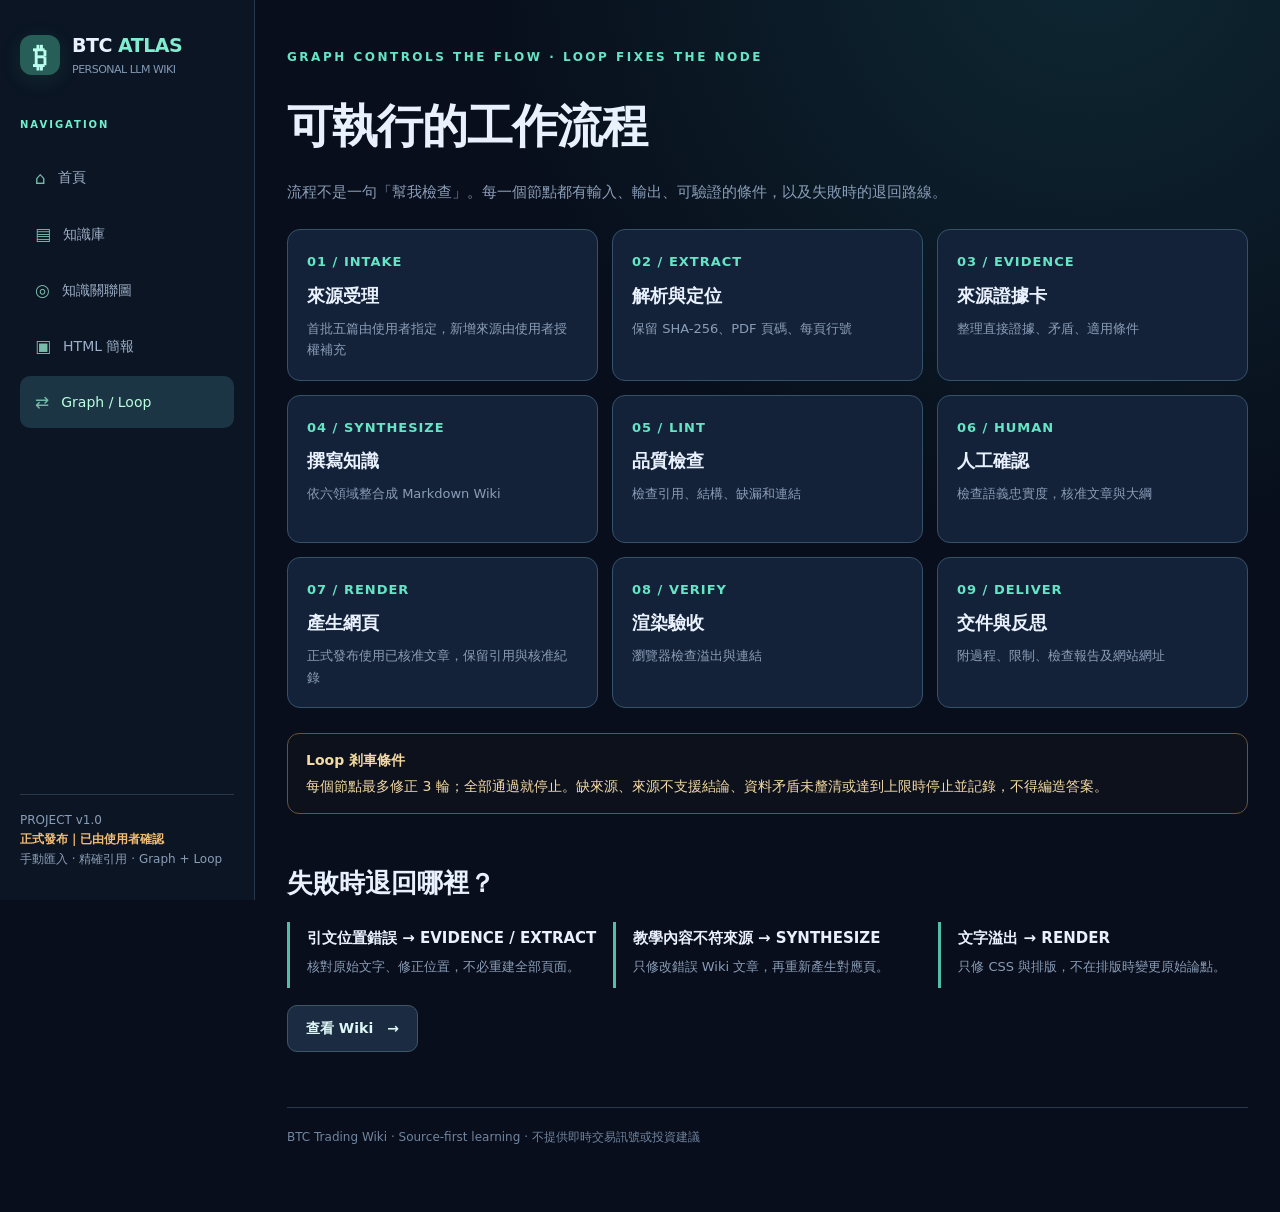
<file: workflow.html>
<!doctype html><html lang="zh-Hant"><head><meta charset="utf-8"><meta name="viewport" content="width=device-width,initial-scale=1"><title>BTC Trading Wiki｜workflow</title><meta name="description" content="可追溯來源的個人 BTC 交易知識庫"><link rel="stylesheet" href="assets/site.css"></head><body><div class="layout"><aside class="sidebar"><a href="index.html" class="brand"><span class="coin">₿</span><span>BTC <span style="color:#80ecd0">ATLAS</span><small style="display:block;font-size:11px;color:#829ab7;font-weight:500">PERSONAL LLM WIKI</small></span></a><span class="tag">NAVIGATION</span><nav class="nav"><a href="index.html" class=""><span>⌂</span>首頁</a><a href="wiki.html" class=""><span>▤</span>知識庫</a><a href="graph.html" class=""><span>◎</span>知識關聯圖</a><a href="deck.html" class=""><span>▣</span>HTML 簡報</a><a href="workflow.html" class="current"><span>⇄</span>Graph / Loop</a></nav><div class="side-bottom">PROJECT v1.0<br><b>正式發布｜已由使用者確認</b><br>手動匯入 · 精確引用 · Graph + Loop</div></aside><main><span class="eyebrow">GRAPH CONTROLS THE FLOW · LOOP FIXES THE NODE</span><h1 class="page-title">可執行的工作流程</h1><p class="sub">流程不是一句「幫我檢查」。每一個節點都有輸入、輸出、可驗證的條件，以及失敗時的退回路線。</p><div class="workflow"><div class="node"><b>01 / INTAKE</b><h3>來源受理</h3><p>首批五篇由使用者指定，新增來源由使用者授權補充</p></div><div class="node"><b>02 / EXTRACT</b><h3>解析與定位</h3><p>保留 SHA-256、PDF 頁碼、每頁行號</p></div><div class="node"><b>03 / EVIDENCE</b><h3>來源證據卡</h3><p>整理直接證據、矛盾、適用條件</p></div><div class="node"><b>04 / SYNTHESIZE</b><h3>撰寫知識</h3><p>依六領域整合成 Markdown Wiki</p></div><div class="node"><b>05 / LINT</b><h3>品質檢查</h3><p>檢查引用、結構、缺漏和連結</p></div><div class="node"><b>06 / HUMAN</b><h3>人工確認</h3><p>檢查語義忠實度，核准文章與大綱</p></div><div class="node"><b>07 / RENDER</b><h3>產生網頁</h3><p>正式發布使用已核准文章，保留引用與核准紀錄</p></div><div class="node"><b>08 / VERIFY</b><h3>渲染驗收</h3><p>瀏覽器檢查溢出與連結</p></div><div class="node"><b>09 / DELIVER</b><h3>交件與反思</h3><p>附過程、限制、檢查報告及網站網址</p></div></div><div class="status"><b>Loop 剎車條件</b>每個節點最多修正 3 輪；全部通過就停止。缺來源、來源不支援結論、資料矛盾未釐清或達到上限時停止並記錄，不得編造答案。</div><div class="section-head"><h2>失敗時退回哪裡？</h2></div><div class="steps"><div class="step"><h3>引文位置錯誤 → EVIDENCE / EXTRACT</h3><p>核對原始文字、修正位置，不必重建全部頁面。</p></div><div class="step"><h3>教學內容不符來源 → SYNTHESIZE</h3><p>只修改錯誤 Wiki 文章，再重新產生對應頁。</p></div><div class="step"><h3>文字溢出 → RENDER</h3><p>只修 CSS 與排版，不在排版時變更原始論點。</p></div></div><a class="btn" href="wiki.html">查看 Wiki　→</a><footer class="footer">BTC Trading Wiki · Source-first learning · 不提供即時交易訊號或投資建議</footer></main></div><script src="assets/site.js"></script></body></html>
</file>
<file: assets/site.css>
:root{color-scheme:dark;--bg:#080e1b;--panel:#111b2b;--panel2:#172338;--line:#27374c;--txt:#e9f1fe;--muted:#8a9db7;--accent:#65e5c5;--amber:#f4bd74}*{box-sizing:border-box}html{scroll-behavior:smooth}body{margin:0;background:radial-gradient(circle at 85% -5%,#14424b80,transparent 37%),var(--bg);color:var(--txt);font:15px/1.65 'Microsoft JhengHei','Noto Sans TC',ui-sans-serif,system-ui,sans-serif;min-height:100vh}a{color:inherit;text-decoration:none}button,input{font:inherit}a:focus-visible,button:focus-visible,input:focus-visible{outline:2px solid var(--accent);outline-offset:3px}.layout{display:grid;grid-template-columns:255px minmax(0,1fr);min-height:100vh}.sidebar{border-right:1px solid var(--line);padding:30px 20px;position:sticky;top:0;height:100vh;background:#0d1625e8;display:flex;flex-direction:column}.brand{display:flex;align-items:center;gap:12px;font-weight:850;font-size:19px;letter-spacing:-.5px;margin-bottom:38px}.coin{height:40px;width:40px;border-radius:12px;background:#285e58;color:#b8ffee;display:grid;place-items:center;font-size:28px;box-shadow:0 5px 22px #5cf2be18}.tag{font-size:10px;font-weight:850;color:#72f0cd;letter-spacing:2px;display:block;margin:0 0 14px}.nav a{display:flex;align-items:center;gap:12px;padding:12px 15px;margin:4px 0;color:#9eb0c9;border-radius:10px;font-size:14px}.nav a:hover,.nav a.current{background:#1c3544;color:#b9ffdf}.nav a span{font-size:17px;color:#77bbaa}.side-bottom{margin-top:auto;border-top:1px solid var(--line);padding-top:16px;font-size:12px;color:var(--muted)}.side-bottom b{color:var(--amber)}main{min-width:0;padding:44px max(32px,calc((100vw - 1240px)/2));max-width:1500px}.hero{padding:65px 0 37px;max-width:910px}.eyebrow{text-transform:uppercase;font-size:12px;letter-spacing:2.5px;color:var(--accent);font-weight:850}.hero h1{font-size:clamp(36px,5vw,73px);line-height:1.11;letter-spacing:-2.5px;margin:19px 0}.hero h1 em{font-style:normal;color:var(--accent)}.lead{font-size:17px;color:#abbcd1;line-height:1.85;max-width:720px}.actions{display:flex;gap:12px;flex-wrap:wrap;margin:27px 0}.btn{display:inline-flex;justify-content:center;align-items:center;gap:8px;border:1px solid #3d5766;background:#1b2c42;border-radius:10px;padding:11px 18px;font-weight:750;font-size:14px;color:#ddf8f6;cursor:pointer}.btn.primary{background:#77ebc8;color:#07382f;border-color:#77ebc8}.btn:hover{filter:brightness(1.12)}.label{font-size:12px;color:var(--muted);letter-spacing:1.8px;text-transform:uppercase;font-weight:800;margin:28px 0 16px}.metrics{display:grid;grid-template-columns:repeat(3,1fr);gap:13px;max-width:870px}.metric,.card,.pane{background:linear-gradient(150deg,#152136,#111a2a);border:1px solid var(--line);border-radius:15px}.metric{padding:21px 23px}.metric strong{display:block;font-size:31px;line-height:1.3}.metric small{display:block;color:var(--muted);font-size:12px;margin-top:4px}.section-head{display:flex;align-items:end;justify-content:space-between;gap:15px;margin-top:48px}.section-head h2{font-size:26px;margin:0}.section-head span{color:var(--muted);font-size:13px}.cards{display:grid;grid-template-columns:repeat(3,minmax(0,1fr));gap:15px;margin:20px 0 34px}.card{padding:21px;min-height:180px;position:relative;transition:.2s}.card:hover{border-color:#57c7b5;transform:translateY(-3px)}.card-icon{color:var(--accent);font-size:27px;font-weight:850}.card h3{margin:10px 0 6px;font-size:17px}.card p{font-size:13px;color:var(--muted);line-height:1.7;margin:0}.card .count{position:absolute;right:18px;top:20px;font-size:12px;color:#89a7ba}.status{border:1px solid #675538;background:#3a30221c;color:#f3d9a5;border-radius:12px;padding:15px 18px;margin:25px 0;font-size:14px}.status.ok{border-color:#2d6f5b;background:#143e321c;color:#b9f1dd}.status b{display:block;margin-bottom:3px}.steps{display:grid;grid-template-columns:repeat(3,1fr);gap:16px;margin:17px 0}.step{border-left:3px solid #52bdab;padding:4px 0 6px 17px}.step h3{font-size:15px;margin:0}.step p{font-size:13px;color:var(--muted);margin:5px 0}.page-title{font-size:clamp(28px,4vw,46px);letter-spacing:-1px;margin:20px 0 5px}.sub{color:var(--muted);max-width:850px}.toolbar{display:flex;gap:10px;flex-wrap:wrap;margin:24px 0}.search{width:min(100%,380px);padding:12px 15px;border:1px solid var(--line);background:var(--panel);border-radius:10px;color:#fff}.filter{border:1px solid var(--line);background:#172437;color:#b9c9da;padding:8px 12px;border-radius:50px;cursor:pointer;font-size:12px}.filter.active{background:#1d5149;color:#9df3d9;border-color:#4ea793}.article-list{display:grid;grid-template-columns:repeat(2,minmax(0,1fr));gap:13px}.article-row{padding:20px;border:1px solid var(--line);background:var(--panel);border-radius:13px}.article-row h3{margin:5px 0 7px;font-size:18px}.article-row .desc{font-size:13px;color:var(--muted);margin:0}.article-row .meta{color:var(--accent);font-weight:700;font-size:11px}.article-row .link{display:inline-block;color:#9feee0;font-size:13px;margin-top:12px}.article{border:1px solid var(--line);background:#101a2b;border-radius:16px;padding:27px 34px;margin:26px 0;max-width:940px}.article h2{font-size:26px;letter-spacing:-.5px}.article h3{font-size:19px;margin:26px 0 5px;color:#cbf7eb}.article p,.article li{color:#c9d6e7}.article blockquote{border-left:3px solid var(--accent);padding:2px 15px;background:#19283a;margin-left:0;color:#dbeee9}.article code{background:#1b2b3e;border-radius:4px;padding:1px 5px}.citation{color:#7fe3cf;font-weight:700;font-size:12px;border-bottom:1px dashed #5aaea4}.sources{border-top:1px solid var(--line);margin-top:22px;padding-top:16px;color:var(--muted);font-size:12px}.source-item{font-size:13px;padding:10px 0;border-bottom:1px solid var(--line)}.source-item a{color:var(--accent);word-break:break-word}.workflow{display:grid;grid-template-columns:repeat(3,minmax(0,1fr));gap:14px;margin:25px 0}.node{border:1px solid #345368;border-radius:13px;padding:19px;background:#142239;min-height:148px}.node b{font-size:13px;color:var(--accent);letter-spacing:1px}.node h3{margin:7px 0;font-size:18px}.node p{color:var(--muted);font-size:13px;margin:0}.diagram{background:#111c2d;border:1px solid var(--line);border-radius:18px;overflow:hidden;padding:8px;margin-top:26px}.diagram svg{width:100%;height:auto;display:block}.diagram .hub{fill:#205448;stroke:#71dabb;stroke-width:2}.diagram .leaf{fill:#14253b;stroke:#406078;stroke-width:2;cursor:pointer}.diagram .edge{stroke:#3d6871;stroke-width:2}.diagram text{fill:#e9faff;font-family:inherit;font-weight:700;pointer-events:none}.diagram a:hover .leaf{fill:#27565a}.footer{border-top:1px solid var(--line);margin-top:55px;padding:20px 0;color:#7185a1;font-size:12px}.hidden{display:none!important}@media(max-width:1080px){.cards{grid-template-columns:repeat(2,1fr)}.workflow{grid-template-columns:repeat(2,1fr)}main{padding:32px}.sidebar{width:210px}.layout{grid-template-columns:210px 1fr}}@media(max-width:720px){.layout{display:block}.sidebar{position:relative;height:auto;width:auto;padding:16px 18px;border-right:0;border-bottom:1px solid var(--line)}.brand{margin:0 0 12px}.nav{display:flex;overflow-x:auto;gap:2px}.nav a{padding:7px 10px;white-space:nowrap}.side-bottom{display:none}main{padding:20px 18px}.hero{padding:32px 0 19px}.hero h1{letter-spacing:-1px}.metrics,.cards,.article-list,.workflow,.steps{grid-template-columns:1fr}.article{padding:17px}.section-head{display:block}.section-head span{display:block;margin-top:5px}}
</file>
<file: assets/deck.css>
*{box-sizing:border-box}html,body{margin:0;height:100%;background:#070e1c;color:#eef8ff;font-family:'Microsoft JhengHei','Noto Sans TC',system-ui,sans-serif}body{overflow:hidden}.deck{min-height:100vh;display:grid;place-items:center;padding:20px 20px 90px}.slide{display:none;position:relative;width:min(1180px,100%);aspect-ratio:16/9;max-height:calc(100vh - 125px);border-radius:16px;border:1px solid #385569;background:radial-gradient(circle at 85% 10%,#21565390,transparent 37%),linear-gradient(145deg,#14253b,#0c1628);padding:3.5% 5%;overflow:auto;flex-direction:column;justify-content:space-between;box-shadow:0 15px 80px #0008}.slide.active{display:flex}.slide .head,.slide .foot{display:flex;justify-content:space-between;align-items:center;gap:14px;color:#93abc2;font-size:clamp(10px,1.15vw,14px)}.slide .head b{color:#7cf0cb;letter-spacing:2px}.slide .foot{font-size:clamp(8px,1vw,12px)}.slide .content{margin:auto 0;max-width:94%}.slide .eyebrow{font-size:clamp(10px,1.1vw,15px);color:#84f7ce;letter-spacing:2px;font-weight:850}.slide h1{font-size:clamp(26px,4.6vw,65px);line-height:1.2;margin:15px 0 10px;letter-spacing:-1px}.slide .summary{font-size:clamp(14px,1.6vw,22px);line-height:1.7;color:#b6d5e3}.slide .bullets{font-size:clamp(13px,1.6vw,20px);line-height:1.5;color:#d4e8ee;padding-left:1.3em;max-width:940px}.slide .bullets li{margin:9px 0}.slide .foot a{color:#74e8c3;margin-left:5px;text-decoration:underline}.slide .evidence{font-size:clamp(12px,1.45vw,19px);color:#9cb5cb;margin-top:24px}.slide .ref{color:#91efce}.decknav{position:fixed;bottom:16px;left:50%;transform:translateX(-50%);display:flex;align-items:center;gap:13px;border:1px solid #3e5d72;background:#14253cec;padding:9px 14px;border-radius:45px;z-index:10}.decknav button{border:1px solid #46697e;background:#213b4c;color:white;font:inherit;border-radius:40px;width:36px;height:36px;cursor:pointer}.decknav a{color:#8bf5d1;text-decoration:none;font-size:13px}.decknav .pagecount{white-space:nowrap;font-size:12px;color:#b8ccdc;min-width:60px;text-align:center}.unfinished{color:#ffd79f}.progress{position:fixed;bottom:0;left:0;height:3px;background:#79f0c9;transition:width .2s}@media(max-width:680px){.deck{padding:10px 8px 86px}.slide{aspect-ratio:4/5;max-height:calc(100vh - 110px);padding:7%}.slide h1{font-size:clamp(24px,7vw,40px)}.slide .summary{font-size:clamp(15px,3.5vw,20px)}.slide .bullets{font-size:clamp(13px,1.6vw,20px);line-height:1.5;color:#d4e8ee;padding-left:1.3em;max-width:940px}.slide .bullets li{margin:9px 0}.slide .foot a{color:#74e8c3;margin-left:5px;text-decoration:underline}.slide .evidence{font-size:13px}.slide .head,.slide .foot{font-size:10px}}@media print{body{overflow:visible;background:white}.deck{display:block;padding:0}.slide,.slide.active{display:flex!important;width:100%;height:100vh;max-height:none;page-break-after:always;border-radius:0;box-shadow:none;-webkit-print-color-adjust:exact;print-color-adjust:exact}.decknav,.progress{display:none}}
</file>
